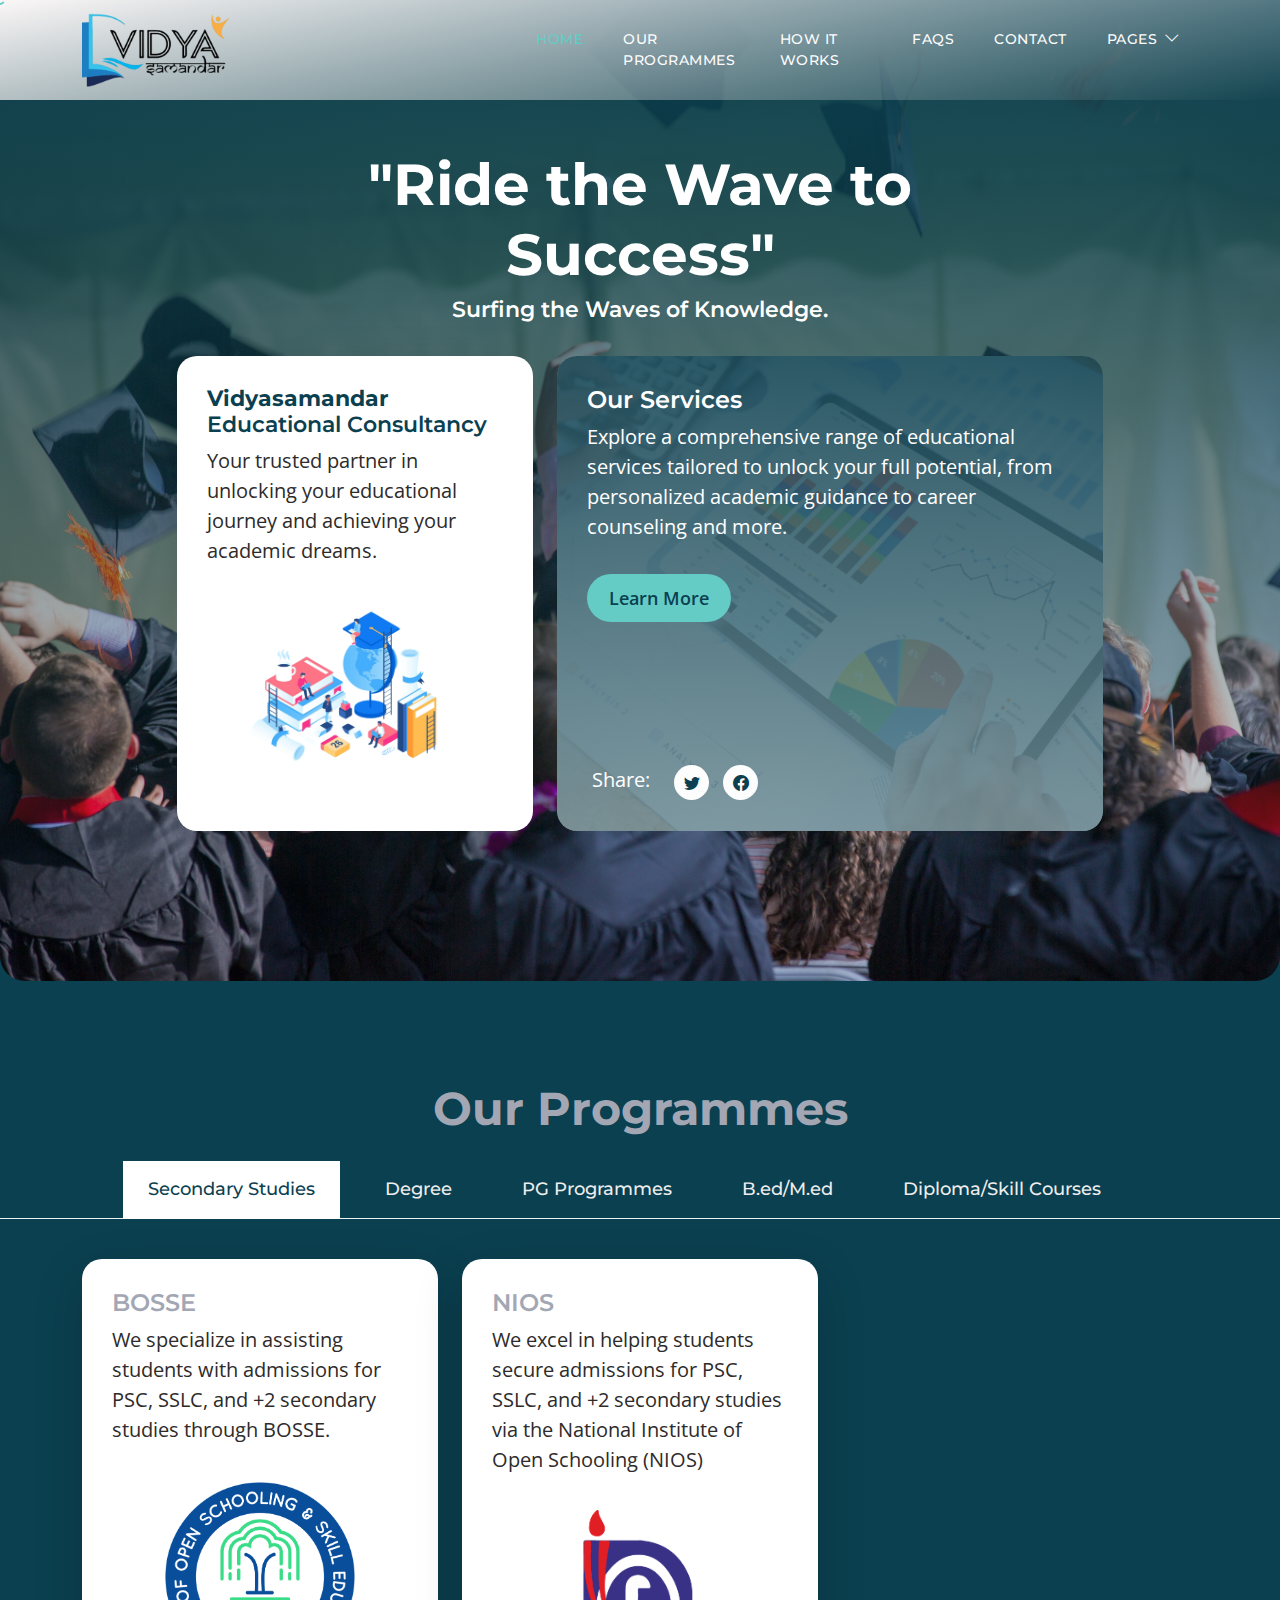
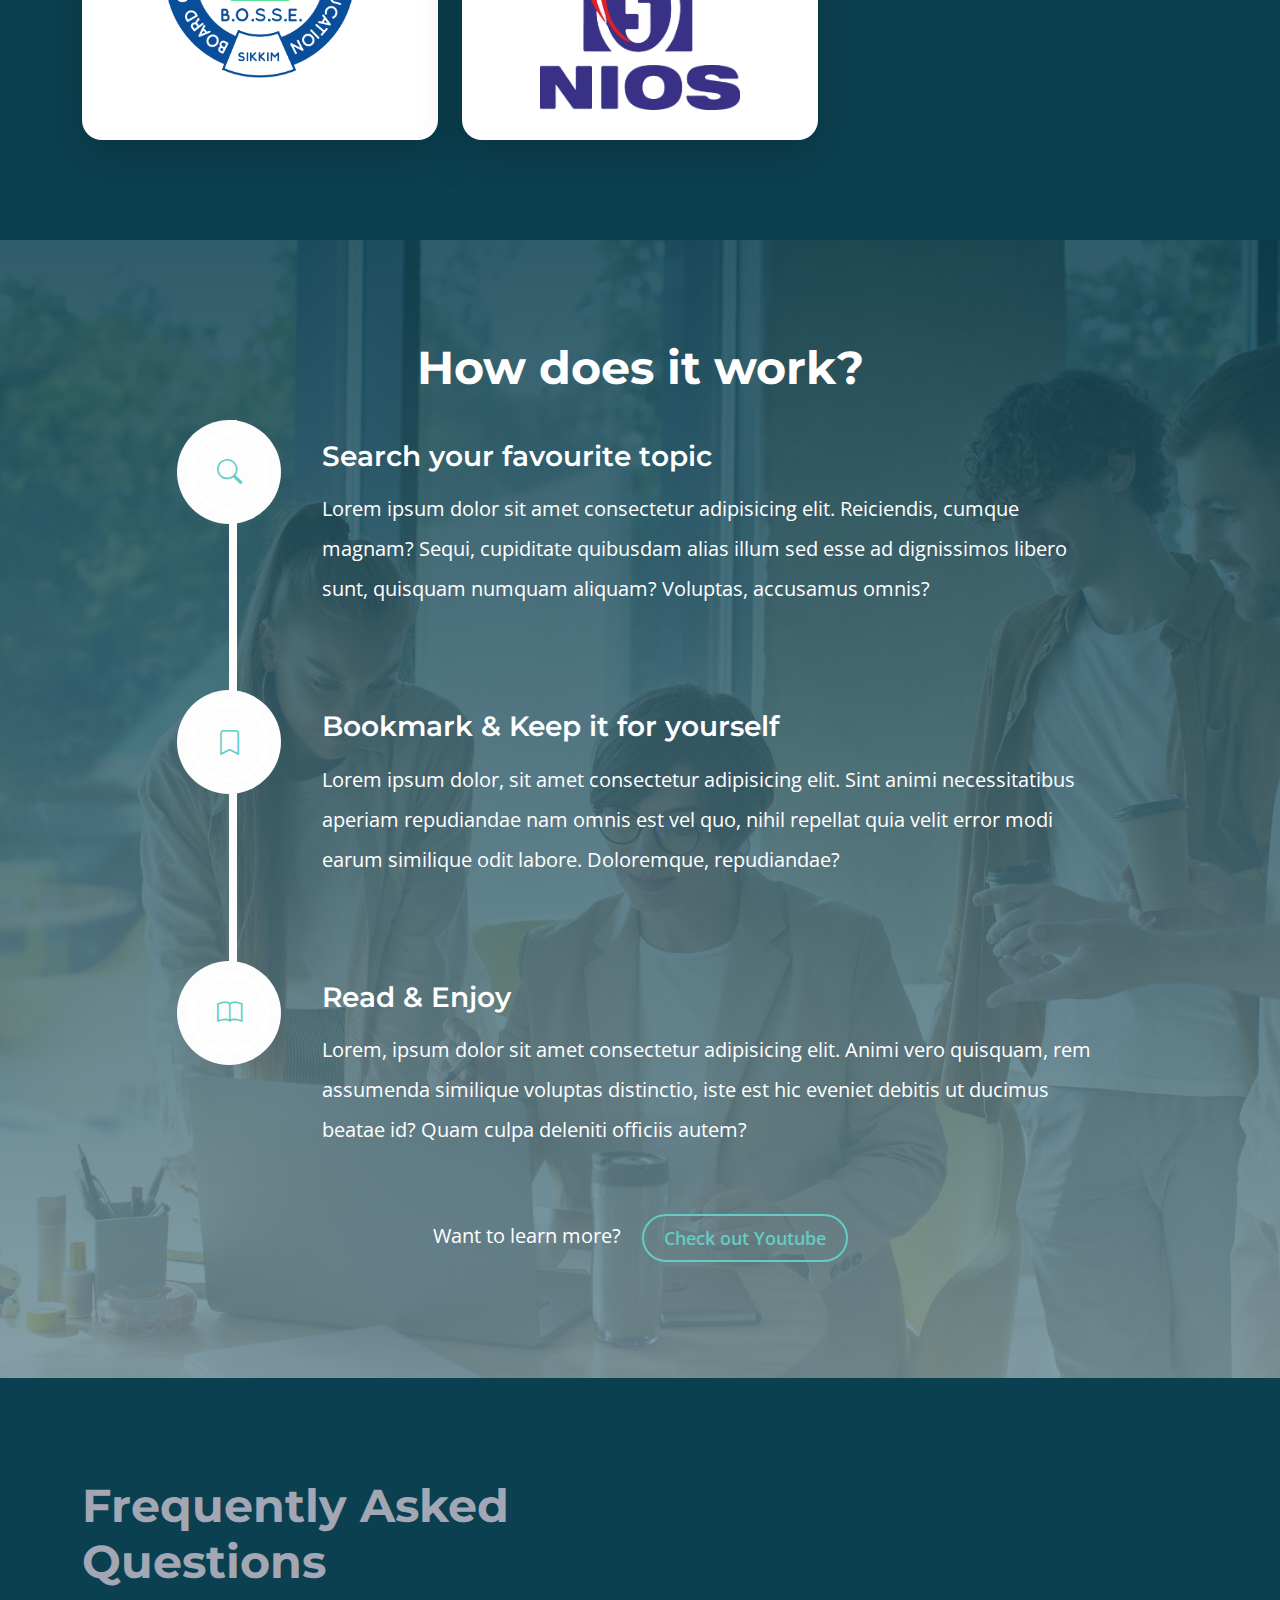
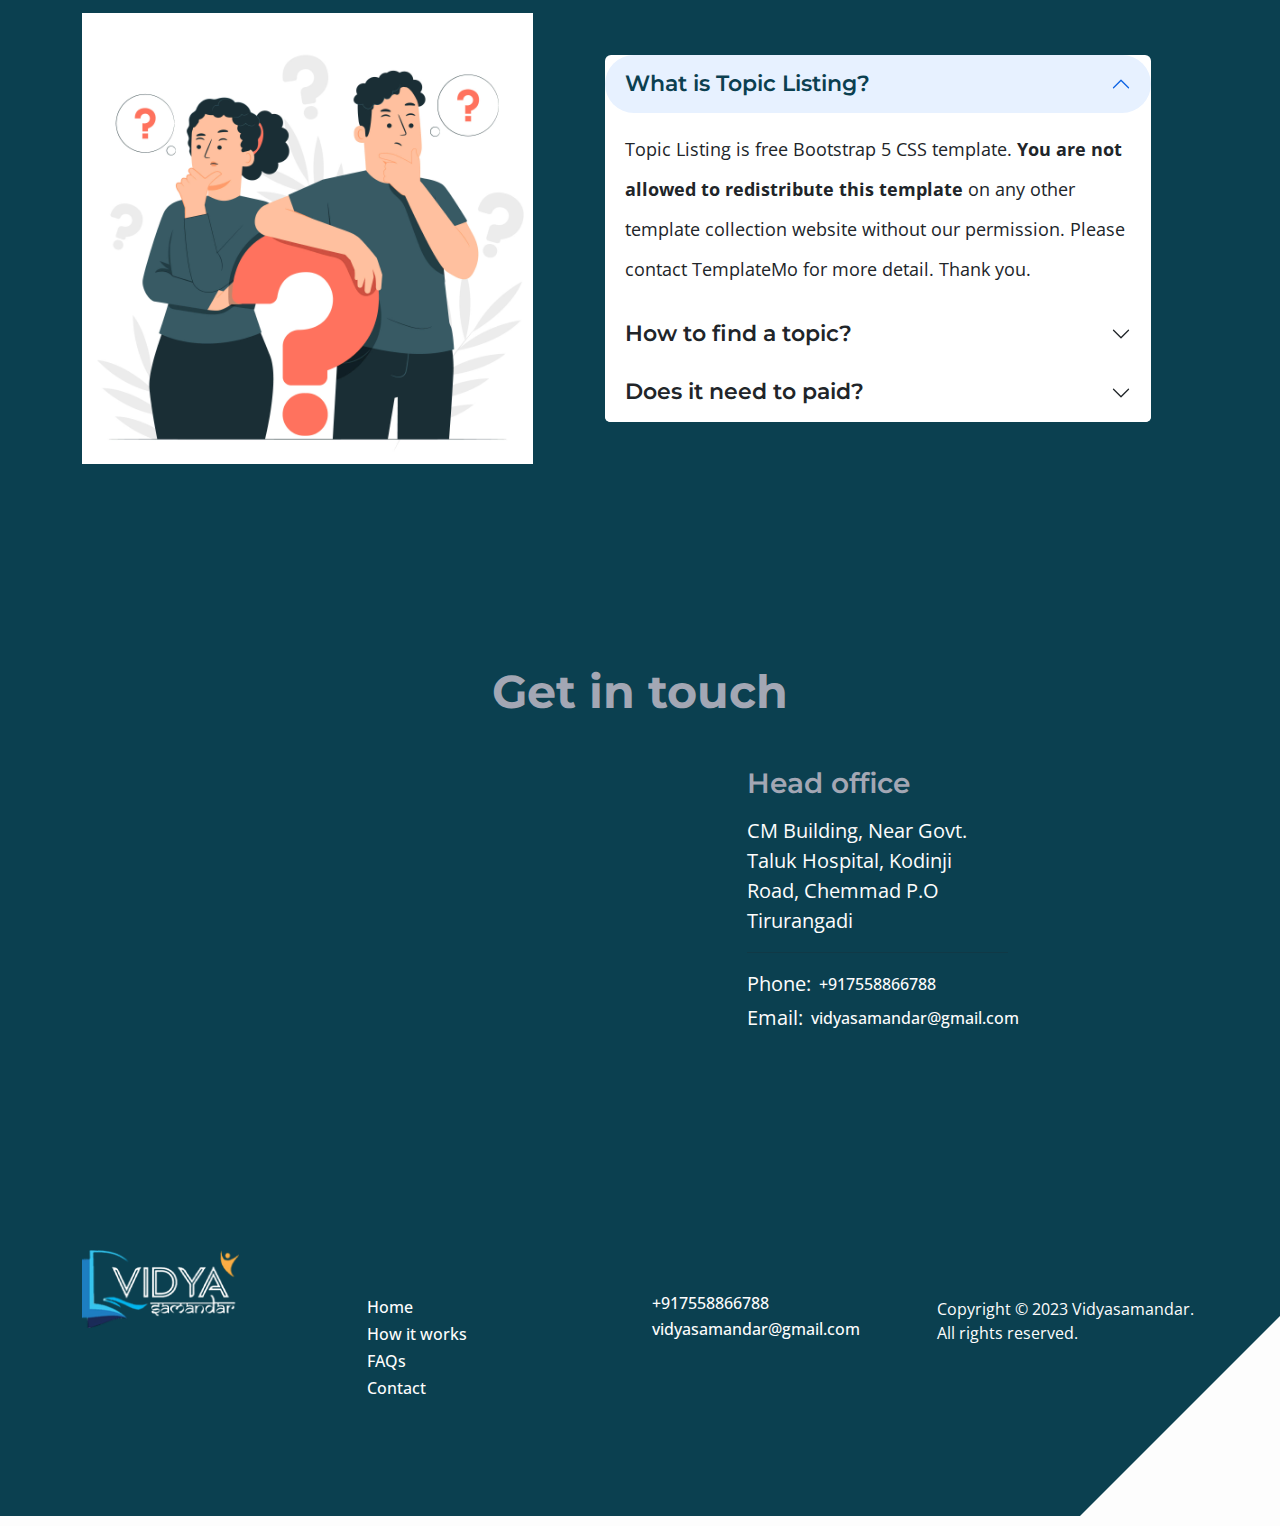
<file: index.html>
<!doctype html>
<html lang="en">
    <head>
        <meta charset="utf-8">
        <meta name="viewport" content="width=device-width, initial-scale=1">

        <meta name="description" content="Vidyasamandar Educational Services & Consultancy: Fostering Knowledge and Expertise for Excellence.">
        <meta name="author" content="">
        <meta name="keywords" content="education consultancy,ignou,pg,guidance,degree,university,online class,distance,career counseling,college admissions, development,educational planning,academic,learning solutions,career planning,educational coaching, ignou admission, 11th admission, nios admission, kv admission, m.ed course, m.ed distance education">
       
      
        <meta itemprop="name" content="Vidyasamandar"/> 
        <meta itemprop="description" content="Vidyasamandar Educational Services & Consultancy: Fostering Knowledge and Expertise for Excellence."/> 
        <meta itemprop="image" content="https://vidyasamandar.com/images/topics/vidya_cover.jpg"> 
       
        <meta name="og:title" content="Vidyasamandar"/> 
        <meta name="og:description" content="Vidyasamandar Educational Services & Consultancy: Fostering Knowledge and Expertise for Excellence."/> 
        <meta name="og:image" content="https://vidyasamandar.com/images/topics/vidya_cover.jpg"> 
        <meta name="og:url" content="https://vidyasamandar.com/"> 
        <meta name="og:sitename" content="Vidyasamandar"> 
        <meta name="og:type" content="website"> 

        <meta name="twitter:title" content="Vidyasamandar"/> 
        <meta name="twitter:image" content="https://vidyasamandar.com/images/topics/vidya_cover.jpg"> 
        <meta name="twitter:url" content="vidyasamandar.com"> 
        <meta name="twitter:card" content="summary_large_card"> 
             
        <title>Vidyasamandar</title>
        <link rel="icon" href="images/topics/logo_square.png" type="image/png"/>
        <link rel="icon" href="images/topics/logo2_32.png" sizes="32x32"/>
        <link rel="icon" href="images/topics/logo2_16.png" sizes="16x16"/>
        <link rel="apple-touch-icon" href="images/topics/logo_no_bg.png"/>
        <link rel="canonical" href="https://vidyasamandar.com/">

        <!-- CSS FILES -->        
        <link rel="preconnect" href="https://fonts.googleapis.com">
        
        <link rel="preconnect" href="https://fonts.gstatic.com" crossorigin>

        <link href="https://fonts.googleapis.com/css2?family=Montserrat:wght@500;600;700&family=Open+Sans&display=swap" rel="stylesheet">
                        
        <link href="css/bootstrap.min.css" rel="stylesheet">

        <link href="css/bootstrap-icons.css" rel="stylesheet">

        <link href="css/templatemo-topic-listing.css" rel="stylesheet">      
<!--

TemplateMo 590 topic listing

https://templatemo.com/tm-590-topic-listing

-->
    </head>
    
    <body id="top">
        <body>
            <div id="cursor-dot"></div>
        </body>
        <main>

            <nav class="navbar navbar-expand-lg">
                <div class="container">
                    <a class="navbar-brand" href="index"> 
                        <img class="logo" src="images/topics/logo_no_bg.png"/>
                    </a>

                    <div class="d-lg-none ms-auto me-4">
                        <a href="#top" class="navbar-icon bi-person smoothscroll"></a>
                    </div>
    
                    <button class="navbar-toggler" type="button" data-bs-toggle="collapse" data-bs-target="#navbarNav" aria-controls="navbarNav" aria-expanded="false" aria-label="Toggle navigation">
                        <span class="navbar-toggler-icon"></span>
                    </button>
    
                    <div class="collapse navbar-collapse" id="navbarNav">
                        <ul class="navbar-nav ms-lg-5 me-lg-auto">
                            <li class="nav-item">
                                <a class="nav-link click-scroll" href="#section_1">Home</a>
                            </li>

                            <li class="nav-item">
                                <a class="nav-link click-scroll" href="#section_2">Our Programmes</a>
                            </li>
    
                            <li class="nav-item">
                                <a class="nav-link click-scroll" href="#section_3">How it works</a>
                            </li>

                            <li class="nav-item">
                                <a class="nav-link click-scroll" href="#section_4">FAQs</a>
                            </li>
    
                            <li class="nav-item">
                                <a class="nav-link click-scroll" href="#section_5">Contact</a>
                            </li>

                            <li class="nav-item dropdown">
                                <a class="nav-link dropdown-toggle" href="#" id="navbarLightDropdownMenuLink" role="button" data-bs-toggle="dropdown" aria-expanded="false">Pages</a>

                                <ul class="dropdown-menu dropdown-menu-light" aria-labelledby="navbarLightDropdownMenuLink">
                                    <li><a class="dropdown-item" href="topics-listing">Topics Listing</a></li>

                                    <li><a class="dropdown-item" href="contact">Contact Form</a></li>
                                </ul>
                            </li>
                        </ul>

                        <!-- <div class="d-none d-lg-block">
                            <a href="#top" class="navbar-icon bi-person smoothscroll"></a>
                        </div> -->
                    </div>
                </div>
            </nav>
            

            <section class="hero-section d-flex justify-content-center align-items-center" id="section_1">
                <div class="container">
                    <div class="row">

                        <div class="col-lg-8 col-12 mx-auto">
                            <h1 class="text-white text-center">"Ride the Wave to Success"</h1>

                            <h6 class="text-center text-white">Surfing the Waves of Knowledge.</h6>

                            <form method="get" class="custom-form mt-4 pt-2 mb-lg-0 mb-5" role="search">
                                <div class="input-group input-group-lg d-none">
                                    <span class="input-group-text bi-search" id="basic-addon1">
                                        
                                    </span>

                                    <input name="keyword" type="search" class="form-control" id="keyword" placeholder="Medical, Business, Education, Management..." aria-label="Search">

                                    <button type="submit" class="form-control">Search</button>
                                </div>
                            </form>
                        </div>

                    </div>
                </div>
                <div class="container featured-section">
                    <div class="row justify-content-center">

                        <div class="col-lg-4 col-12 mb-4 mb-lg-0">
                            <div class="custom-block bg-white shadow-lg">
                                <a href="topics-detail">
                                    <div class="d-flex">
                                        <div>                                           
                                            <h6 class="mb-2"><b>Vidyasamandar</b> Educational Consultancy</h6>

                                            <p class="mb-0">Your trusted partner in unlocking your educational journey and achieving your academic dreams.</p>
                                        </div>

                                        <!-- <span class="badge bg-design rounded-pill ms-auto">14</span> -->
                                    </div>

                                    <img src="images/topics/vidya_img_01.png" class="custom-block-image img-fluid" alt="vidyasamandar">
                                </a>
                            </div>
                        </div>

                        <div class="col-lg-6 col-12">
                            <div class="custom-block custom-block-overlay">
                                <div class="d-flex flex-column h-100">
                                    <img src="images/businesswoman-using-tablet-analysis.jpg" class="custom-block-image img-fluid" alt="vidyasamandar">

                                    <div class="custom-block-overlay-text d-flex">
                                        <div>
                                            <h5 class="text-white mb-2">Our Services</h5>

                                            <p class="text-white">Explore a comprehensive range of educational services tailored to unlock your full potential, from personalized academic guidance to career counseling and more.</p>

                                            <a href="topics-detail" class="btn custom-btn mt-2 mt-lg-3">Learn More</a>
                                        </div>

                                        <!-- <span class="badge bg-finance rounded-pill ms-auto">25</span> -->
                                    </div>

                                    <div class="social-share d-flex">
                                        <p class="text-white me-4">Share:</p>

                                        <ul class="social-icon">
                                            <li class="social-icon-item">
                                                <a href="#" class="social-icon-link bi-twitter"></a>
                                            </li>

                                            <li class="social-icon-item">
                                                <a href="#" class="social-icon-link bi-facebook"></a>
                                            </li>
                                    </div>

                                    <div class="section-overlay"></div>
                                </div>
                            </div>
                        </div>

                    </div>
                </div>
            </section>


            <section class="">
                
            </section>


            <section class="explore-section section-padding" id="section_2">
                <div class="container">

                        <div class="col-12 text-center">
                            <h2 class="mb-4">Our Programmes</h1>
                        </div>

                    </div>
                </div>

                <div class="container-fluid">
                    <div class="row">
                        <ul class="nav nav-tabs" id="myTab" role="tablist">
                            <li class="nav-item" role="presentation">
                                <button class="nav-link active" id="design-tab" data-bs-toggle="tab" data-bs-target="#design-tab-pane" type="button" role="tab" aria-controls="design-tab-pane" aria-selected="true">Secondary Studies</button>
                            </li>

                            <li class="nav-item" role="presentation">
                                <button class="nav-link" id="marketing-tab" data-bs-toggle="tab" data-bs-target="#marketing-tab-pane" type="button" role="tab" aria-controls="marketing-tab-pane" aria-selected="false">Degree</button>
                            </li>

                            <li class="nav-item" role="presentation">
                                <button class="nav-link" id="finance-tab" data-bs-toggle="tab" data-bs-target="#finance-tab-pane" type="button" role="tab" aria-controls="finance-tab-pane" aria-selected="false">PG Programmes</button>
                            </li>

                            <li class="nav-item" role="presentation">
                                <button class="nav-link" id="music-tab" data-bs-toggle="tab" data-bs-target="#music-tab-pane" type="button" role="tab" aria-controls="music-tab-pane" aria-selected="false">B.ed/M.ed</button>
                            </li>

                            <li class="nav-item" role="presentation">
                                <button class="nav-link" id="education-tab" data-bs-toggle="tab" data-bs-target="#education-tab-pane" type="button" role="tab" aria-controls="education-tab-pane" aria-selected="false">Diploma/Skill Courses</button>
                            </li>
                        </ul>
                    </div>
                </div>

                <div class="container">
                    <div class="row">

                        <div class="col-12">
                            <div class="tab-content" id="myTabContent">
                                <div class="tab-pane fade show active" id="design-tab-pane" role="tabpanel" aria-labelledby="design-tab" tabindex="0">
                                    <div class="row">
                                        <div class="col-lg-4 col-md-6 col-12 mb-4 mb-lg-0">
                                            <div class="custom-block bg-white shadow-lg">
                                                <a href="topics-detail">
                                                    <div class="d-flex">
                                                        <div>
                                                            <h5 class="mb-2">BOSSE</h5>

                                                            <p class="mb-0">We specialize in assisting students with admissions for PSC, SSLC, and +2 secondary studies through BOSSE.</p>
                                                        </div>

                                                        <!-- <span class="badge bg-design rounded-pill ms-auto">14</span> -->
                                                    </div>

                                                    <img src="images/topics/logoBOSSE.png" class="custom-block-image img-fluid" alt="vidyasamandar">
                                                </a>
                                            </div>
                                        </div>

                                        <div class="col-lg-4 col-md-6 col-12 mb-4 mb-lg-0">
                                            <div class="custom-block bg-white shadow-lg">
                                                <a href="topics-detail">
                                                    <div class="d-flex">
                                                        <div>
                                                            <h5 class="mb-2">NIOS</h5>

                                                                <p class="mb-0">We excel in helping students secure admissions for PSC, SSLC, and +2 secondary studies via the National Institute of Open Schooling (NIOS)</p>
                                                        </div>

                                                        <!-- <span class="badge bg-design rounded-pill ms-auto">75</span> -->
                                                    </div>

                                                    <img src="images/topics/Nios-Logo.png" class="custom-block-image img-fluid" alt="vidyasamandar">
                                                </a>
                                            </div>
                                        </div>

                                        <!-- At our educational consultancy, we take pride in our expertise and dedication to helping students secure admissions for PSC, SSLC, and +2 secondary studies through the Board of Secondary Education (BOSE). Our team of experienced professionals is committed to providing comprehensive guidance, ensuring that you navigate the admission process smoothly. We understand the significance of these educational milestones and are here to offer personalized support tailored to your specific needs. Trust us to be your partner in achieving your academic goals -->
                                    </div>
                                </div>

                                <div class="tab-pane fade" id="marketing-tab-pane" role="tabpanel" aria-labelledby="marketing-tab" tabindex="0">
                                    <div class="row">
                                            <div class="col-lg-4 col-md-6 col-12 mb-4 mb-lg-3">
                                                <div class="custom-block bg-white shadow-lg">
                                                    <a href="topics-detail">
                                                        <div class="d-flex">
                                                            <div>
                                                                <h5 class="mb-2">Asian International University</h5>

                                                                <p class="mb-0">We excel in assisting students to secure enrollments and access online undergraduate and degree programs at Asian International University, ensuring a premium educational experience</p>
                                                            </div>

                                                        </div>

                                                        <img src="images/topics/A-I-U-logo.png" class="custom-block-image img-fluid" alt="vidyasamandar">
                                                    </a>
                                                </div>
                                            </div>
                                            <div class="col-lg-4 col-md-6 col-12 mb-4 mb-lg-3">
                                                <div class="custom-block bg-white shadow-lg">
                                                    <a href="topics-detail">
                                                        <div class="d-flex">
                                                            <div>
                                                                <h5 class="mb-2">IGNOU</h5>

                                                                <p class="mb-0">We specialize in assisting students in obtaining admissions and accessing online UG and degree courses through IGNOU, ensuring a high-quality educational experience.</p>
                                                            </div>

                                                        </div>

                                                        <img src="images/topics/IGNOU-Emblem.png" class="custom-block-image img-fluid" alt="vidyasamandar">
                                                    </a>
                                                </div>
                                            </div>    
                                            <div class="col-lg-4 col-md-6 col-12 mb-4 mb-lg-3">
                                                <div class="custom-block bg-white shadow-lg">
                                                    <a href="topics-detail">
                                                        <div class="d-flex">
                                                            <div>
                                                                <h5 class="mb-2">Suresh Gyan Vihar University</h5>

                                                                <p class="mb-0">We specialize in helping students secure admissions and access online UG and degree programs at Suresh Gyan Vihar University, guaranteeing a top-tier educational journey.</p>
                                                            </div>

                                                        </div>

                                                        <img src="images/topics/SGVU-logo.png" class="custom-block-image img-fluid" alt="vidyasamandar">

                                                    </a>
                                                </div>
                                            </div>

                                        </div>
                                    </div>

                                    <div class="tab-pane fade" id="finance-tab-pane" role="tabpanel" aria-labelledby="finance-tab" tabindex="0">   <div class="row">
                                        <div class="col-lg-4 col-md-6 col-12 mb-4 mb-lg-3">
                                            <div class="custom-block bg-white shadow-lg">
                                                <a href="topics-detail">
                                                    <div class="d-flex">
                                                        <div>
                                                            <h5 class="mb-2">IGNOU</h5>

                                                            <p class="mb-0">We excel in aiding students to secure enrollments and access online postgraduate courses at IGNOU, ensuring a top-notch educational journey</p>
                                                        </div>

                                                    </div>

                                                    <img src="images/topics/IGNOU-Emblem.png" class="custom-block-image img-fluid" alt="vidyasamandar">
                                                </a>
                                            </div>
                                        </div>
                                        <div class="col-lg-4 col-md-6 col-12 mb-4 mb-lg-3">
                                            <div class="custom-block bg-white shadow-lg">
                                                <a href="topics-detail">
                                                    <div class="d-flex">
                                                        <div>
                                                            <h5 class="mb-2">Suresh Gyan Vihar University</h5>

                                                            <p class="mb-0">At Suresh Gyan Vihar University, we excel in guiding students to secure enrollments and access online postgraduate courses, ensuring a high-quality educational experience.</p>
                                                        </div>

                                                    </div>

                                                    <img src="images/topics/SGVU-logo.png" class="custom-block-image img-fluid" alt="vidyasamandar">
                                                </a>
                                            </div>
                                        </div>
                                        <div class="col-lg-4 col-md-6 col-12 mb-4 mb-lg-3">
                                            <div class="custom-block bg-white shadow-lg">
                                                <a href="topics-detail">
                                                    <div class="d-flex">
                                                        <div>
                                                            <h5 class="mb-2">Asian International University</h5>

                                                            <p class="mb-0">At Asian International University, we excel in aiding students to secure enrollments and access online postgraduate courses, ensuring a high-quality education</p>
                                                        </div>

                                                    </div>

                                                    <img src="images/topics/A-I-U-logo.png" class="custom-block-image img-fluid" alt="vidyasamandar">
                                                </a>
                                            </div>
                                        </div>
                                    </div>
                                </div>

                                <div class="tab-pane fade" id="music-tab-pane" role="tabpanel" aria-labelledby="music-tab" tabindex="0">
                                    <div class="row">
                                        <div class="col-lg-4 col-md-6 col-12 mb-4 mb-lg-3">
                                            <div class="custom-block bg-white shadow-lg">
                                                <a href="topics-detail">
                                                    <div class="d-flex">
                                                        <div>
                                                            <h5 class="mb-2">B.ed</h5>

                                                            <p class="mb-0">We extend our services in facilitating B.Ed. admissions and offering expert guidance through TNTEU, ensuring a smooth and well-informed educational experience for students</p>
                                                        </div>

                                                    </div>

                                                    <img src="images/topics/TNTEU-logo.png" class="custom-block-image img-fluid" alt="vidyasamandar">
                                                </a>
                                            </div>
                                        </div>

                                        <div class="col-lg-4 col-md-6 col-12 mb-4 mb-lg-3">
                                            <div class="custom-block bg-white shadow-lg">
                                                <a href="topics-detail">
                                                    <div class="d-flex">
                                                        <div>
                                                            <h5 class="mb-2">M.ed</h5>

                                                            <p class="mb-0">TNTEU is your trusted partner for M.Ed. admissions and expert guidance, ensuring a seamless and well-informed educational experience for students</p>
                                                        </div>

                                                    </div>

                                                    <img src="images/topics/TNTEU-logo.png" class="custom-block-image img-fluid" alt="vidyasamandar">
                                                </a>
                                            </div>
                                        </div>
                                    </div>
                                </div>

                                <div class="tab-pane fade" id="education-tab-pane" role="tabpanel" aria-labelledby="education-tab" tabindex="0">
                                    <div class="row">
                                        <div class="col-lg-6 col-md-6 col-12 mb-4 mb-lg-3">
                                            <div class="custom-block bg-white shadow-lg">
                                                <a href="topics-detail">
                                                    <div class="d-flex">
                                                        <div>
                                                            <h5 class="mb-2">Graduation</h5>

                                                            <p class="mb-0">Lorem Ipsum dolor sit amet consectetur</p>
                                                        </div>

                                                        <span class="badge bg-education rounded-pill ms-auto">80</span>
                                                    </div>

                                                    <img src="images/topics/undraw_Graduation_re_gthn.png" class="custom-block-image img-fluid" alt="vidyasamandar">
                                                </a>
                                            </div>
                                        </div>

                                        <div class="col-lg-6 col-md-6 col-12">
                                            <div class="custom-block bg-white shadow-lg">
                                                <a href="topics-detail">
                                                    <div class="d-flex">
                                                        <div>
                                                            <h5 class="mb-2">Educator</h5>

                                                            <p class="mb-0">Lorem Ipsum dolor sit amet consectetur</p>
                                                        </div>

                                                        <span class="badge bg-education rounded-pill ms-auto">75</span>
                                                    </div>

                                                    <img src="images/topics/undraw_Educator_re_ju47.png" class="custom-block-image img-fluid" alt="vidyasamandar">
                                                </a>
                                            </div>
                                        </div>
                                    </div>
                                </div>
                            </div>

                    </div>
                </div>
            </section>


            <section class="timeline-section section-padding" id="section_3">
                <div class="section-overlay"></div>

                <div class="container">
                    <div class="row">

                        <div class="col-12 text-center">
                            <h2 class="text-white mb-4">How does it work?</h1>
                        </div>

                        <div class="col-lg-10 col-12 mx-auto">
                            <div class="timeline-container">
                                <ul class="vertical-scrollable-timeline" id="vertical-scrollable-timeline">
                                    <div class="list-progress">
                                        <div class="inner"></div>
                                    </div>

                                    <li>
                                        <h4 class="text-white mb-3">Search your favourite topic</h4>

                                        <p class="text-white">Lorem ipsum dolor sit amet consectetur adipisicing elit. Reiciendis, cumque magnam? Sequi, cupiditate quibusdam alias illum sed esse ad dignissimos libero sunt, quisquam numquam aliquam? Voluptas, accusamus omnis?</p>

                                        <div class="icon-holder">
                                          <i class="bi-search"></i>
                                        </div>
                                    </li>
                                    
                                    <li>
                                        <h4 class="text-white mb-3">Bookmark &amp; Keep it for yourself</h4>

                                        <p class="text-white">Lorem ipsum dolor, sit amet consectetur adipisicing elit. Sint animi necessitatibus aperiam repudiandae nam omnis est vel quo, nihil repellat quia velit error modi earum similique odit labore. Doloremque, repudiandae?</p>

                                        <div class="icon-holder">
                                          <i class="bi-bookmark"></i>
                                        </div>
                                    </li>

                                    <li>
                                        <h4 class="text-white mb-3">Read &amp; Enjoy</h4>

                                        <p class="text-white">Lorem, ipsum dolor sit amet consectetur adipisicing elit. Animi vero quisquam, rem assumenda similique voluptas distinctio, iste est hic eveniet debitis ut ducimus beatae id? Quam culpa deleniti officiis autem?</p>

                                        <div class="icon-holder">
                                          <i class="bi-book"></i>
                                        </div>
                                    </li>
                                </ul>
                            </div>
                        </div>

                        <div class="col-12 text-center mt-5">
                            <p class="text-white">
                                Want to learn more?
                                <a href="#" class="btn custom-btn custom-border-btn ms-3">Check out Youtube</a>
                            </p>
                        </div>
                    </div>
                </div>
            </section>


            <section class="faq-section section-padding" id="section_4">
                <div class="container">
                    <div class="row">

                        <div class="col-lg-6 col-12">
                            <h2 class="mb-4">Frequently Asked Questions</h2>
                        </div>

                        <div class="clearfix"></div>

                        <div class="col-lg-5 col-12">
                            <img src="images/faq_graphic.jpg" class="img-fluid" alt="FAQs">
                        </div>

                        <div class="col-lg-6 col-12 m-auto">
                            <div class="accordion" id="accordionExample">
                                <div class="accordion-item">
                                    <h2 class="accordion-header" id="headingOne">
                                        <button class="accordion-button" type="button" data-bs-toggle="collapse" data-bs-target="#collapseOne" aria-expanded="true" aria-controls="collapseOne">
                                        What is Topic Listing?
                                        </button>
                                    </h2>

                                    <div id="collapseOne" class="accordion-collapse collapse show" aria-labelledby="headingOne" data-bs-parent="#accordionExample">
                                        <div class="accordion-body">
                                            Topic Listing is free Bootstrap 5 CSS template. <strong>You are not allowed to redistribute this template</strong> on any other template collection website without our permission. Please contact TemplateMo for more detail. Thank you.
                                        </div>
                                    </div>
                                </div>

                                <div class="accordion-item">
                                    <h2 class="accordion-header" id="headingTwo">
                                        <button class="accordion-button collapsed" type="button" data-bs-toggle="collapse" data-bs-target="#collapseTwo" aria-expanded="false" aria-controls="collapseTwo">
                                        How to find a topic?
                                    </button>
                                    </h2>

                                    <div id="collapseTwo" class="accordion-collapse collapse" aria-labelledby="headingTwo" data-bs-parent="#accordionExample">
                                        <div class="accordion-body">
                                            You can search on Google with <strong>keywords</strong> such as templatemo portfolio, templatemo one-page layouts, photography, digital marketing, etc.
                                        </div>
                                    </div>
                                </div>

                                <div class="accordion-item">
                                    <h2 class="accordion-header" id="headingThree">
                                        <button class="accordion-button collapsed" type="button" data-bs-toggle="collapse" data-bs-target="#collapseThree" aria-expanded="false" aria-controls="collapseThree">
                                        Does it need to paid?
                                    </button>
                                    </h2>

                                    <div id="collapseThree" class="accordion-collapse collapse" aria-labelledby="headingThree" data-bs-parent="#accordionExample">
                                        <div class="accordion-body">
                                            You can modify any of this with custom CSS or overriding our default variables. It's also worth noting that just about any HTML can go within the <code>.accordion-body</code>, though the transition does limit overflow.
                                        </div>
                                    </div>
                                </div>
                            </div>
                        </div>

                    </div>
                </div>
            </section>


            <section class="contact-section section-padding section-bg" id="section_5">
                <div class="container">
                    <div class="row">

                        <div class="col-lg-12 col-12 text-center">
                            <h2 class="mb-5">Get in touch</h2>
                        </div>

                        <div class="col-lg-5 col-12 mb-4 mb-lg-0">
                            <iframe class="google-map" src="https://www.google.com/maps/embed?pb=!1m18!1m12!1m3!1d15663.92245396159!2d75.90150971738281!3d11.040080200000007!2m3!1f0!2f0!3f0!3m2!1i1024!2i768!4f13.1!3m3!1m2!1s0x3ba64d4ead3e56d5%3A0x5aa35a18eebf436e!2sParis%20Laptops!5e0!3m2!1sen!2sin!4v1695355563161!5m2!1sen!2sin" style="border:0;" allowfullscreen="" loading="lazy" referrerpolicy="no-referrer-when-downgrade" width="100%" height="250" style="border:0;" allowfullscreen="" loading="lazy" referrerpolicy="no-referrer-when-downgrade"></iframe>
                        </div>

                        <!-- <div class="col-lg-3 col-md-6 col-12 mb-3 mb-lg- mb-md-0 ms-auto">
                            <h4 class="mb-3">Head office</h4>

                            <p>Bay St &amp;, Larkin St, San Francisco, CA 94109, United States</p>

                            <hr>

                            <p class="d-flex align-items-center mb-1">
                                <span class="me-2">Phone</span>

                                <a href="tel: 305-240-9671" class="site-footer-link">
                                    305-240-9671
                                </a>
                            </p>

                            <p class="d-flex align-items-center">
                                <span class="me-2">Email</span>

                                <a href="mailto:info@company.com" class="site-footer-link">
                                    info@company.com
                                </a>
                            </p>
                        </div> -->

                        <div class="col-lg-3 col-md-6 col-12 mx-auto">
                            <h4 class="mb-3">Head office</h4>

                            <p>CM Building, Near Govt. Taluk Hospital, Kodinji Road, Chemmad P.O Tirurangadi</p>

                            <hr>

                            <p class="d-flex align-items-center mb-1">
                                <span class="me-2">Phone:</span>

                                <a href="tel: 110-220-3400" class="site-footer-link">
                                    +917558866788
                                </a>
                            </p>

                            <p class="d-flex align-items-center">
                                <span class="me-2">Email:</span>

                                <a href="mailto:vidyasamandar@gmail.com" class="site-footer-link">
                                    vidyasamandar@gmail.com
                                </a>
                            </p>
                        </div>

                    </div>
                </div>
            </section>
        </main>

<footer class="site-footer section-padding">
            <div class="container">
                <div class="row">

                    <div class="col-lg-3 col-12 mb-4 pb-2">
                        <a class="navbar-brand mb-2" href="index">
                            <img class="logo-60" src="images/topics/logo_no_bg_wh.png"/>
                        </a>
                    </div>

                    <div class="col-lg-3 col-md-4 col-6">
                        <h6 class="site-footer-title mb-3">Resources</h6>

                        <ul class="site-footer-links">
                            <li class="site-footer-link-item">
                                <a href="#" class="site-footer-link">Home</a>
                            </li>

                            <li class="site-footer-link-item">
                                <a href="#" class="site-footer-link">How it works</a>
                            </li>

                            <li class="site-footer-link-item">
                                <a href="#" class="site-footer-link">FAQs</a>
                            </li>

                            <li class="site-footer-link-item">
                                <a href="#" class="site-footer-link">Contact</a>
                            </li>
                        </ul>
                    </div>

                    <div class="col-lg-3 col-md-4 col-6 mb-4 mb-lg-0">
                        <h6 class="site-footer-title mb-3">Information</h6>

                        <p class="text-white d-flex mb-1">
                            <a href="tel: +917558866788" class="site-footer-link">
                                +917558866788
                            </a>
                        </p>

                        <p class="text-white d-flex">
                            <a href="mailto:vidyasamandar@gmail.com" class="site-footer-link">
                                vidyasamandar@gmail.com
                            </a>
                        </p>
                    </div>

                    <div class="col-lg-3 col-md-4 col-12 mt-4 mt-lg-0 ms-auto">
                        <!-- <div class="dropdown">
                            <button class="btn btn-secondary dropdown-toggle" type="button" data-bs-toggle="dropdown" aria-expanded="false">
                            English</button>

                            <ul class="dropdown-menu">
                                <li><button class="dropdown-item" type="button">Thai</button></li>

                                <li><button class="dropdown-item" type="button">Myanmar</button></li>

                                <li><button class="dropdown-item" type="button">Arabic</button></li>
                            </ul>
                        </div> -->

                        <p class="copyright-text mt-lg-5 mt-4">Copyright © 2023 Vidyasamandar. All rights reserved.
                           
                    </div>

                </div>
            </div>
        </footer>


        <!-- JAVASCRIPT FILES -->
        <script src="js/jquery.min.js"></script>
        <script src="js/bootstrap.bundle.min.js"></script>
        <script src="js/jquery.sticky.js"></script>
        <script src="js/click-scroll.js"></script>
        <script src="js/custom.js"></script>

    </body>
</html>
</file>
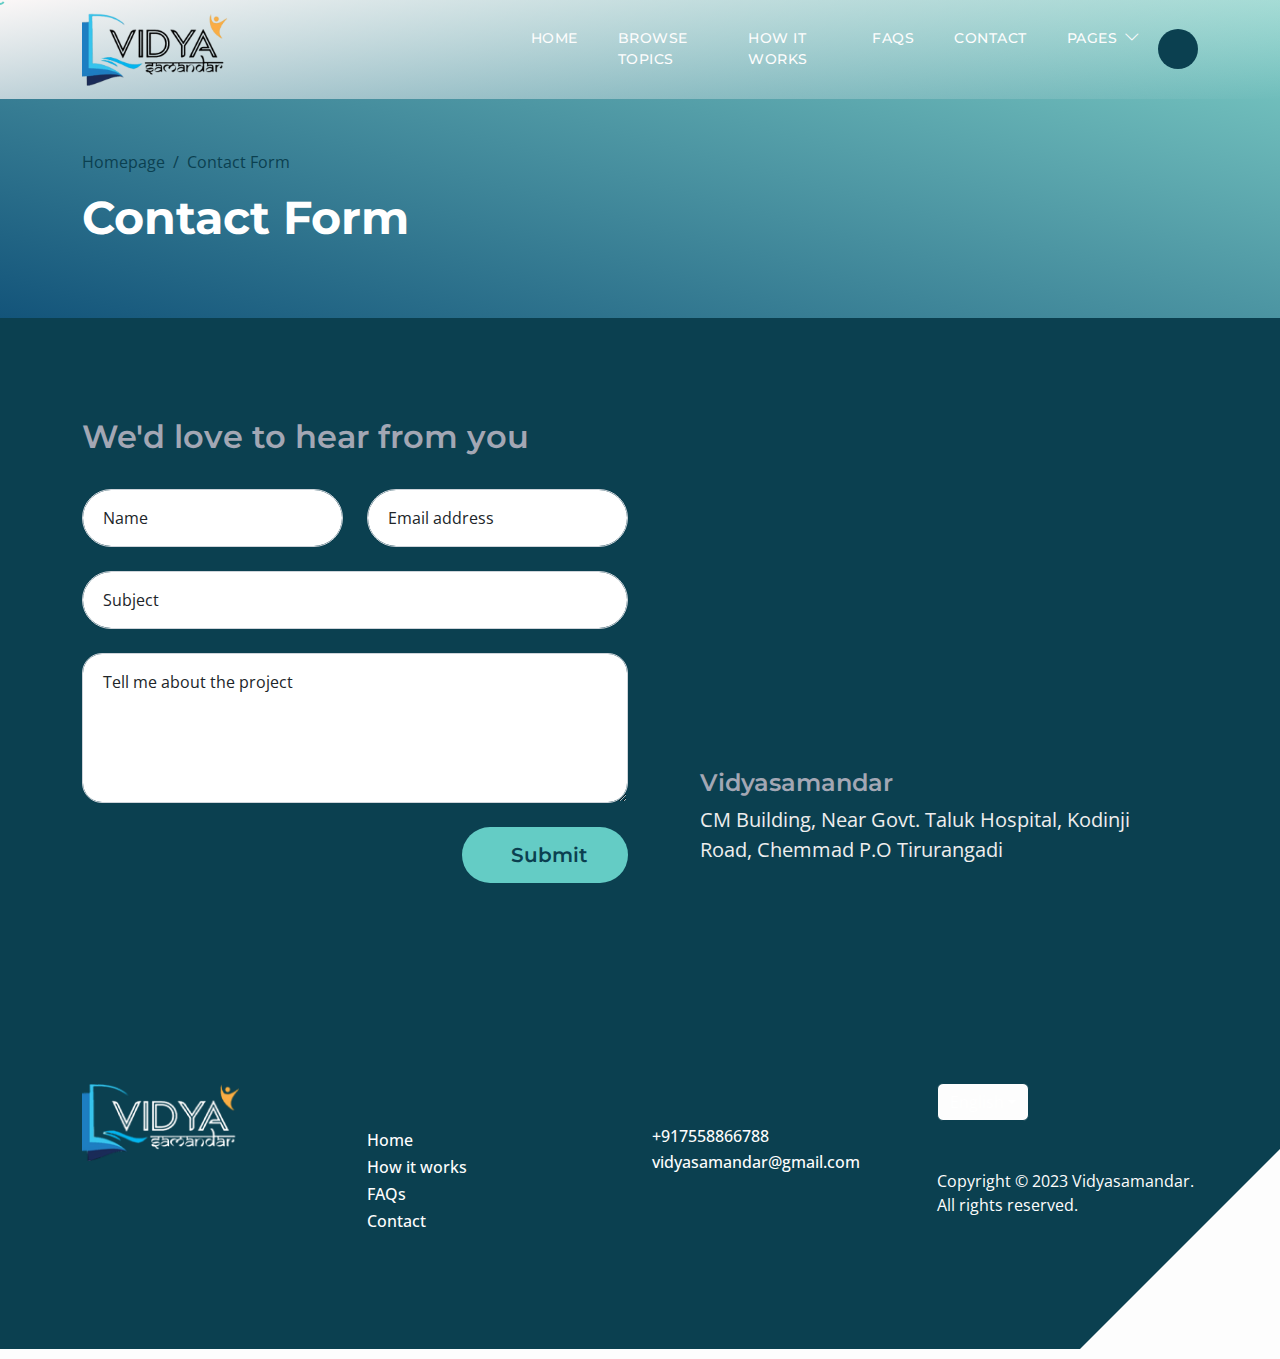
<file: contact.html>
<!doctype html>
<html lang="en">
    <head>
        <meta charset="utf-8">
        <meta name="viewport" content="width=device-width, initial-scale=1">

        <meta name="description" content="Vidyasamandar Educational Services & Consultancy: Fostering Knowledge and Expertise for Excellence.">
        <meta name="author" content="">
        <meta name="keywords" content="education consultancy,m.ed,b.ed,ignou,llb,ba,mam.com,msc,bsc,pg,post grduate,guidance,degree,university,online class,distance,psc,mba,educational guidance,career counseling,college admissions consulting,study abroad advisory,academic coaching,student success services, development,educational planning,academic support,test preparation,admission,giudance,school placement,educational assessment,learning solutions,higher education consulting,education strategy,academic advising,skill development,career planning,educational coaching">
       
        <meta itemprop="name" content="Vidyasamandar"/> 
        <meta itemprop="description" content="Vidyasamandar Educational Services & Consultancy: Fostering Knowledge and Expertise for Excellence."/> 
        <meta itemprop="image" content="https://vidyasamandar.com/images/topics/vidya_cover.jpg"> 
       
        <meta name="og:title" content="Vidyasamandar"/> 
        <meta name="og:description" content="Vidyasamandar Educational Services & Consultancy: Fostering Knowledge and Expertise for Excellence."/> 
        <meta name="og:image" content="https://vidyasamandar.com/images/topics/vidya_cover.jpg"> 
        <meta name="og:url" content="https://vidyasamandar.com/"> 
        <meta name="og:sitename" content="Vidyasamandar"> 
        <meta name="og:type" content="website"> 

        <meta name="twitter:title" content="Vidyasamandar"/> 
        <meta name="twitter:image" content="https://vidyasamandar.com/images/topics/vidya_cover.jpg"> 
        <meta name="twitter:url" content="vidyasamandar.com"> 
        <meta name="twitter:card" content="summary_large_card"> 
             
        <title>Contact Us</title>
        <link rel="icon" href="images/topics/logo_square.png" type="image/png"/>
        <link rel="icon" href="images/topics/logo2_32.png" sizes="32x32"/>
        <link rel="icon" href="images/topics/logo2_16.png" sizes="16x16"/>
        <link rel="apple-touch-icon" href="images/topics/logo_no_bg.png"/>
        <link rel="canonical" href="https://vidyasamandar.com/">

        <!-- CSS FILES -->        
        <link rel="preconnect" href="https://fonts.googleapis.com">
        
        <link rel="preconnect" href="https://fonts.gstatic.com" crossorigin>

        <link href="https://fonts.googleapis.com/css2?family=Montserrat:wght@500;600;700&family=Open+Sans&display=swap" rel="stylesheet">
                        
        <link href="css/bootstrap.min.css" rel="stylesheet">

        <link href="css/bootstrap-icons.css" rel="stylesheet">

        <link href="css/templatemo-topic-listing.css" rel="stylesheet">      
<!--

TemplateMo 590 topic listing

https://templatemo.com/tm-590-topic-listing

-->
    </head>
    
    <body class="topics-listing-page" id="top">
        <div id="cursor-dot"></div>
        <main>

            <nav class="navbar navbar-expand-lg">
                <div class="container">
                    <a class="navbar-brand" href="index"> 
                        <img class="logo" src="images/topics/logo_no_bg.png"/>
                    </a>

                    <div class="d-lg-none ms-auto me-4">
                        <a href="#top" class="navbar-icon bi-person smoothscroll"></a>
                    </div>
    
                    <button class="navbar-toggler" type="button" data-bs-toggle="collapse" data-bs-target="#navbarNav" aria-controls="navbarNav" aria-expanded="false" aria-label="Toggle navigation">
                        <span class="navbar-toggler-icon"></span>
                    </button>
    
                    <div class="collapse navbar-collapse" id="navbarNav">
                        <ul class="navbar-nav ms-lg-5 me-lg-auto">
                            <li class="nav-item">
                                <a class="nav-link click-scroll" href="index#section_1">Home</a>
                            </li>

                            <li class="nav-item">
                                <a class="nav-link click-scroll" href="index#section_2">Browse Topics</a>
                            </li>
    
                            <li class="nav-item">
                                <a class="nav-link click-scroll" href="index#section_3">How it works</a>
                            </li>

                            <li class="nav-item">
                                <a class="nav-link click-scroll" href="index#section_4">FAQs</a>
                            </li>
    
                            <li class="nav-item">
                                <a class="nav-link click-scroll" href="index#section_5">Contact</a>
                            </li>

                            <li class="nav-item dropdown">
                                <a class="nav-link dropdown-toggle" href="#section_5" id="navbarLightDropdownMenuLink" role="button" data-bs-toggle="dropdown" aria-expanded="false">Pages</a>

                                <ul class="dropdown-menu dropdown-menu-light" aria-labelledby="navbarLightDropdownMenuLink">
                                    <li><a class="dropdown-item" href="topics-listing">Topics Listing</a></li>

                                    <li><a class="dropdown-item active" href="contact">Contact Form</a></li>
                                </ul>
                            </li>
                        </ul>

                        <div class="d-none d-lg-block">
                            <a href="#top" class="navbar-icon bi-person smoothscroll"></a>
                        </div>
                    </div>
                </div>
            </nav>


            <header class="site-header d-flex flex-column justify-content-center align-items-center">
                <div class="container">
                    <div class="row align-items-center">

                        <div class="col-lg-5 col-12">
                            <nav aria-label="breadcrumb">
                                <ol class="breadcrumb">
                                    <li class="breadcrumb-item"><a href="index">Homepage</a></li>

                                    <li class="breadcrumb-item active" aria-current="page">Contact Form</li>
                                </ol>
                            </nav>

                            <h2 class="text-white">Contact Form</h2>
                        </div>

                    </div>
                </div>
            </header>


            <section class="section-padding section-bg">
                <div class="container">
                    <div class="row">

                        <div class="col-lg-12 col-12">
                            <h3 class="mb-4 pb-2">We'd love to hear from you</h3>
                        </div>

                        <div class="col-lg-6 col-12">
                            <form action="#" method="post" class="custom-form contact-form" role="form">
                                <div class="row">
                                    <div class="col-lg-6 col-md-6 col-12">
                                        <div class="form-floating">
                                            <input type="text" name="name" id="name" class="form-control" placeholder="Name" required="">
                                            
                                            <label for="floatingInput">Name</label>
                                        </div>
                                    </div>

                                    <div class="col-lg-6 col-md-6 col-12"> 
                                        <div class="form-floating">
                                            <input type="email" name="email" id="email" pattern="[^ @]*@[^ @]*" class="form-control" placeholder="Email address" required="">
                                            
                                            <label for="floatingInput">Email address</label>
                                        </div>
                                    </div>

                                    <div class="col-lg-12 col-12">
                                        <div class="form-floating">
                                            <input type="text" name="subject" id="name" class="form-control" placeholder="Name" required="">
                                            
                                            <label for="floatingInput">Subject</label>
                                        </div>

                                        <div class="form-floating">
                                            <textarea class="form-control" id="message" name="message" placeholder="Tell me about the project"></textarea>
                                            
                                            <label for="floatingTextarea">Tell me about the project</label>
                                        </div>
                                    </div>

                                    <div class="col-lg-4 col-12 ms-auto">
                                        <button type="submit" class="form-control">Submit</button>
                                    </div>

                                </div>
                            </form>
                        </div>

                        <div class="col-lg-5 col-12 mx-auto mt-5 mt-lg-0">
                            <iframe class="google-map" src="https://www.google.com/maps/embed?pb=!1m18!1m12!1m3!1d15663.92245396159!2d75.90150971738281!3d11.040080200000007!2m3!1f0!2f0!3f0!3m2!1i1024!2i768!4f13.1!3m3!1m2!1s0x3ba64d4ead3e56d5%3A0x5aa35a18eebf436e!2sParis%20Laptops!5e0!3m2!1sen!2sin!4v1695355563161!5m2!1sen!2sin" width="100%" height="250" style="border:0;" allowfullscreen="" loading="lazy" referrerpolicy="no-referrer-when-downgrade"></iframe>

                            <h5 class="mt-4 mb-2">Vidyasamandar</h5>

                            <p class="p_dark">CM Building, Near Govt. Taluk Hospital, Kodinji Road, Chemmad P.O Tirurangadi</p>
                        </div>
                    </div>
                </div>
            </section>
        </main>

        <footer class="site-footer section-padding">
            <div class="container">
                <div class="row">

                    <div class="col-lg-3 col-12 mb-4 pb-2">
                        <a class="navbar-brand mb-2" href="index">
                            <img class="logo-60" src="images/topics/logo_no_bg_wh.png"/>
                        </a>
                    </div>

                    <div class="col-lg-3 col-md-4 col-6">
                        <h6 class="site-footer-title mb-3">Resources</h6>

                        <ul class="site-footer-links">
                            <li class="site-footer-link-item">
                                <a href="#" class="site-footer-link">Home</a>
                            </li>

                            <li class="site-footer-link-item">
                                <a href="#" class="site-footer-link">How it works</a>
                            </li>

                            <li class="site-footer-link-item">
                                <a href="#" class="site-footer-link">FAQs</a>
                            </li>

                            <li class="site-footer-link-item">
                                <a href="#" class="site-footer-link">Contact</a>
                            </li>
                        </ul>
                    </div>

                    <div class="col-lg-3 col-md-4 col-6 mb-4 mb-lg-0">
                        <h6 class="site-footer-title mb-3">Information</h6>

                        <p class="text-white d-flex mb-1">
                            <a href="tel: +917558866788" class="site-footer-link">
                                +917558866788
                            </a>
                        </p>

                        <p class="text-white d-flex">
                            <a href="mailto:vidyasamandar@gmail.com" class="site-footer-link">
                                vidyasamandar@gmail.com
                            </a>
                        </p>
                    </div>

                    <div class="col-lg-3 col-md-4 col-12 mt-4 mt-lg-0 ms-auto">
                        <div class="dropdown">
                            <button class="btn btn-secondary dropdown-toggle" type="button" data-bs-toggle="dropdown" aria-expanded="false">
                            English</button>

                            <ul class="dropdown-menu">
                                <li><button class="dropdown-item" type="button">Thai</button></li>

                                <li><button class="dropdown-item" type="button">Myanmar</button></li>

                                <li><button class="dropdown-item" type="button">Arabic</button></li>
                            </ul>
                        </div>

                        <p class="copyright-text mt-lg-5 mt-4">Copyright © 2023 Vidyasamandar. All rights reserved.
                        
                    </div>

                </div>
            </div>
        </footer>

        <!-- JAVASCRIPT FILES -->
        <script src="js/jquery.min.js"></script>
        <script src="js/bootstrap.bundle.min.js"></script>
        <script src="js/jquery.sticky.js"></script>
        <script src="js/custom.js"></script>

    </body>
</html>
</file>
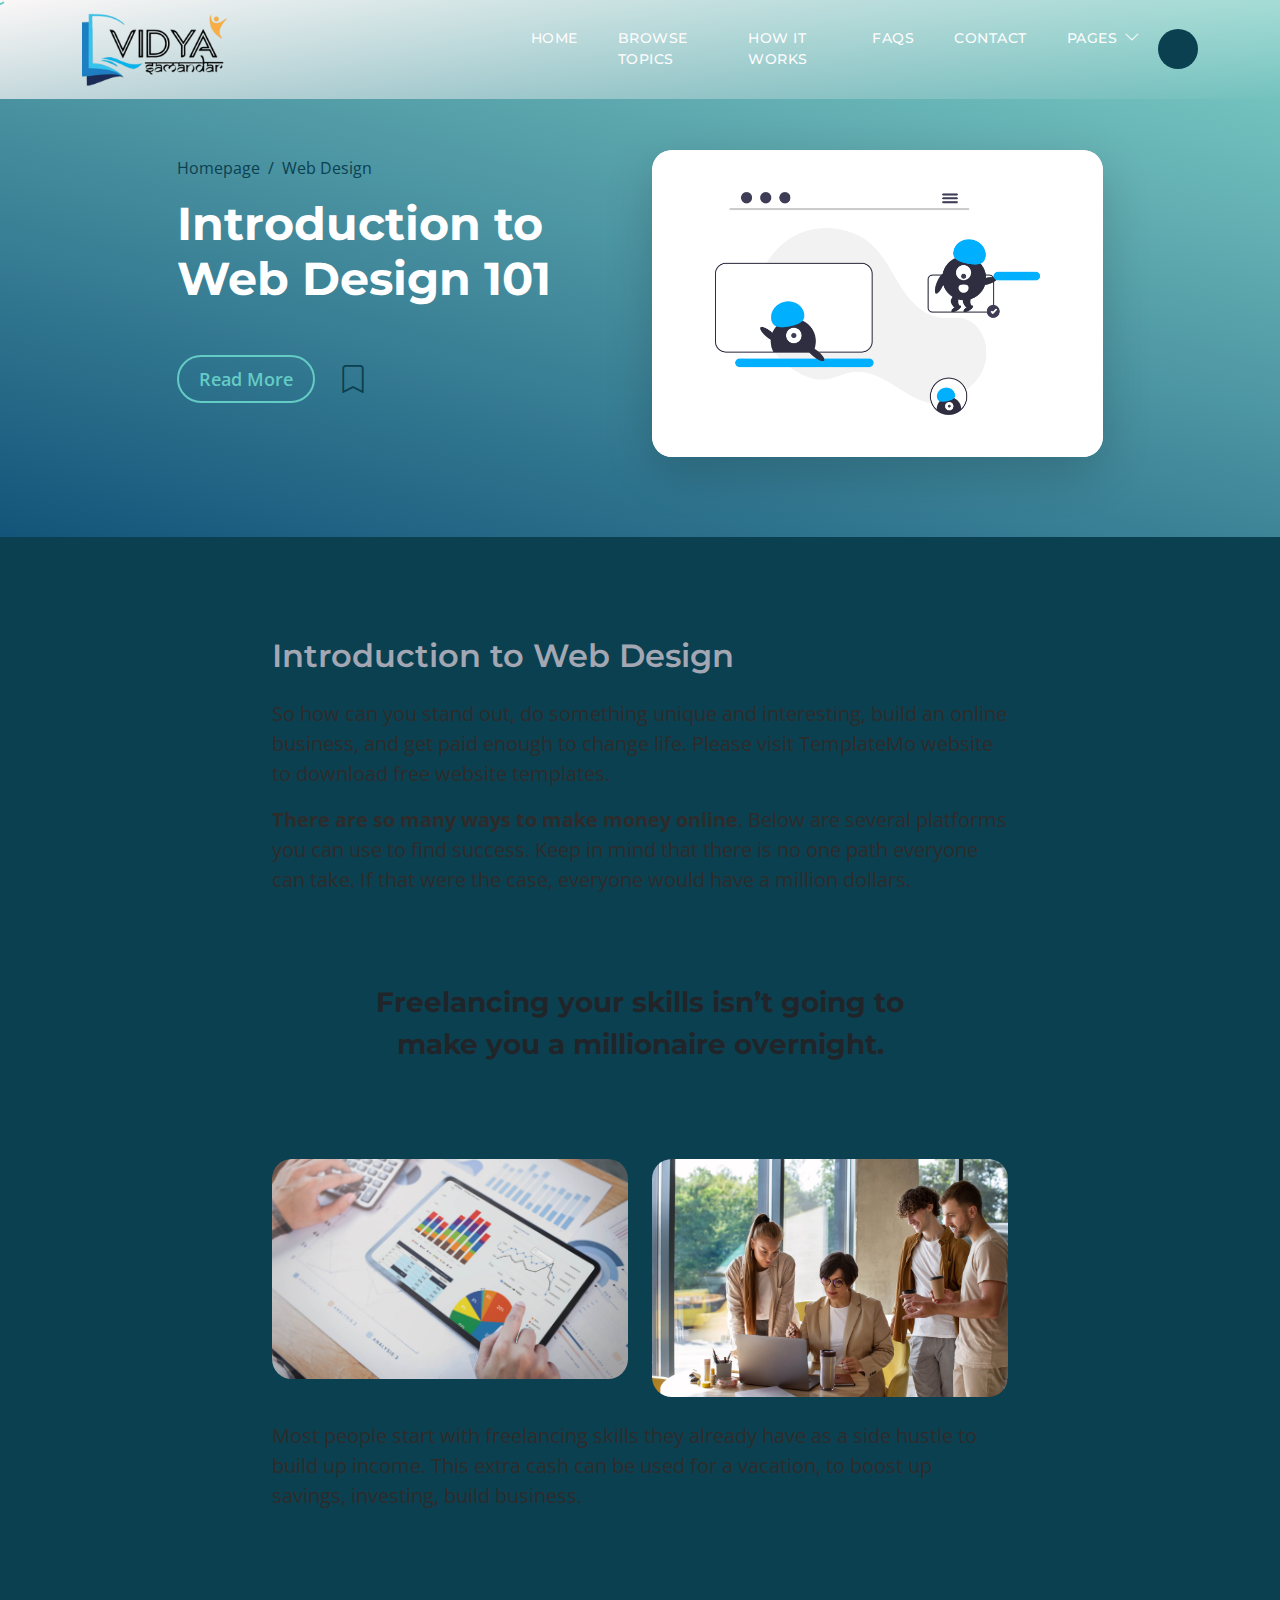
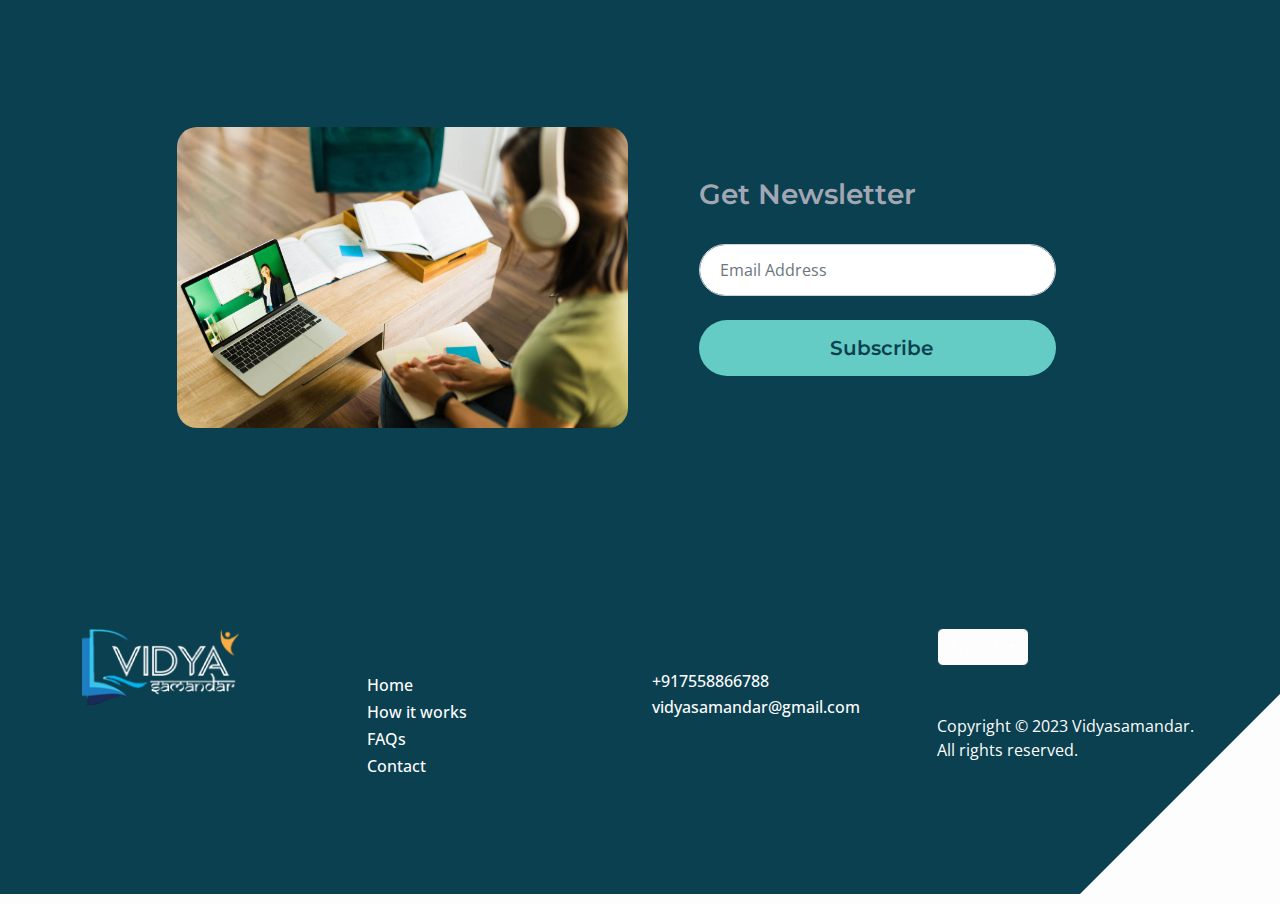
<file: topics-detail.html>
<!doctype html>
<html lang="en">
    <head>
        <meta charset="utf-8">
        <meta name="viewport" content="width=device-width, initial-scale=1">

        <meta name="description" content="Vidyasamandar Educational Services & Consultancy: Fostering Knowledge and Expertise for Excellence.">
        <meta name="author" content="">
        <meta name="keywords" content="education consultancy,m.ed,b.ed,ignou,llb,ba,mam.com,msc,bsc,pg,post grduate,guidance,degree,university,online class,distance,psc,mba,educational guidance,career counseling,college admissions consulting,study abroad advisory,academic coaching,student success services, development,educational planning,academic support,test preparation,admission,giudance,school placement,educational assessment,learning solutions,higher education consulting,education strategy,academic advising,skill development,career planning,educational coaching">
       
        <meta itemprop="name" content="Vidyasamandar"/> 
        <meta itemprop="description" content="Vidyasamandar Educational Services & Consultancy: Fostering Knowledge and Expertise for Excellence."/> 
        <meta itemprop="image" content="https://vidyasamandar.com/images/topics/vidya_cover.jpg"> 
       
        <meta name="og:title" content="Vidyasamandar"/> 
        <meta name="og:description" content="Vidyasamandar Educational Services & Consultancy: Fostering Knowledge and Expertise for Excellence."/> 
        <meta name="og:image" content="https://vidyasamandar.com/images/topics/vidya_cover.jpg"> 
        <meta name="og:url" content="https://vidyasamandar.com/"> 
        <meta name="og:sitename" content="Vidyasamandar"> 
        <meta name="og:type" content="website"> 

        <meta name="twitter:title" content="Vidyasamandar"/> 
        <meta name="twitter:image" content="https://vidyasamandar.com/images/topics/vidya_cover.jpg"> 
        <meta name="twitter:url" content="vidyasamandar.com"> 
        <meta name="twitter:card" content="summary_large_card"> 
             
        <title>Vidyasamandar</title>
        <link rel="icon" href="images/topics/logo_square.png" type="image/png"/>
        <link rel="icon" href="images/topics/logo2_32.png" sizes="32x32"/>
        <link rel="icon" href="images/topics/logo2_16.png" sizes="16x16"/>
        <link rel="apple-touch-icon" href="images/topics/logo_no_bg.png"/>
        <link rel="canonical" href="https://vidyasamandar.com/">

        <!-- CSS FILES -->        
        <link rel="preconnect" href="https://fonts.googleapis.com">
        
        <link rel="preconnect" href="https://fonts.gstatic.com" crossorigin>

        <link href="https://fonts.googleapis.com/css2?family=Montserrat:wght@500;600;700&family=Open+Sans&display=swap" rel="stylesheet">
                        
        <link href="css/bootstrap.min.css" rel="stylesheet">

        <link href="css/bootstrap-icons.css" rel="stylesheet">

        <link href="css/templatemo-topic-listing.css" rel="stylesheet">      
<!--

TemplateMo 590 topic listing

https://templatemo.com/tm-590-topic-listing

-->
    </head>
    
    <body id="top">
        <div id="cursor-dot"></div>
        <main>

            <nav class="navbar navbar-expand-lg">
                <div class="container">
                    <a class="navbar-brand" href="index">
                        <img class="logo" src="images/topics/logo_no_bg.png"/>
                    </a>

                    <div class="d-lg-none ms-auto me-4">
                        <a href="#top" class="navbar-icon bi-person smoothscroll"></a>
                    </div>
    
                    <button class="navbar-toggler" type="button" data-bs-toggle="collapse" data-bs-target="#navbarNav" aria-controls="navbarNav" aria-expanded="false" aria-label="Toggle navigation">
                        <span class="navbar-toggler-icon"></span>
                    </button>
    
                    <div class="collapse navbar-collapse" id="navbarNav">
                        <ul class="navbar-nav ms-lg-5 me-lg-auto">
                            <li class="nav-item">
                                <a class="nav-link click-scroll" href="index#section_1">Home</a>
                            </li>

                            <li class="nav-item">
                                <a class="nav-link click-scroll" href="index#section_2">Browse Topics</a>
                            </li>
    
                            <li class="nav-item">
                                <a class="nav-link click-scroll" href="index#section_3">How it works</a>
                            </li>

                            <li class="nav-item">
                                <a class="nav-link click-scroll" href="index#section_4">FAQs</a>
                            </li>
    
                            <li class="nav-item">
                                <a class="nav-link click-scroll" href="index#section_5">Contact</a>
                            </li>

                            <li class="nav-item dropdown">
                                <a class="nav-link dropdown-toggle" href="#section_5" id="navbarLightDropdownMenuLink" role="button" data-bs-toggle="dropdown" aria-expanded="false">Pages</a>

                                <ul class="dropdown-menu dropdown-menu-light" aria-labelledby="navbarLightDropdownMenuLink">
                                    <li><a class="dropdown-item" href="topics-listing">Topics Listing</a></li>

                                    <li><a class="dropdown-item" href="contact">Contact Form</a></li>
                                </ul>
                            </li>
                        </ul>

                        <div class="d-none d-lg-block">
                            <a href="#top" class="navbar-icon bi-person smoothscroll"></a>
                        </div>
                    </div>
                </div>
            </nav>
            

            <header class="site-header d-flex flex-column justify-content-center align-items-center">
                <div class="container">
                    <div class="row justify-content-center align-items-center">

                        <div class="col-lg-5 col-12 mb-5">
                            <nav aria-label="breadcrumb">
                                <ol class="breadcrumb">
                                    <li class="breadcrumb-item"><a href="index">Homepage</a></li>

                                    <li class="breadcrumb-item active" aria-current="page">Web Design</li>
                                </ol>
                            </nav>

                            <h2 class="text-white">Introduction to <br> Web Design 101</h2>

                            <div class="d-flex align-items-center mt-5">
                                <a href="#topics-detail" class="btn custom-btn custom-border-btn smoothscroll me-4">Read More</a>

                                <a href="#top" class="custom-icon bi-bookmark smoothscroll"></a>
                            </div>
                        </div>

                        <div class="col-lg-5 col-12">
                            <div class="topics-detail-block bg-white shadow-lg">
                                <img src="images/topics/undraw_Remote_design_team_re_urdx.png" class="topics-detail-block-image img-fluid">
                            </div>
                        </div>

                    </div>
                </div>
            </header>


            <section class="topics-detail-section section-padding" id="topics-detail">
                <div class="container">
                    <div class="row">

                        <div class="col-lg-8 col-12 m-auto">
                            <h3 class="mb-4">Introduction to Web Design</h3>

                            <p>So how can you stand out, do something unique and interesting, build an online business, and get paid enough to change life. Please visit TemplateMo website to download free website templates.</p>

                            <p><strong>There are so many ways to make money online</strong>. Below are several platforms you can use to find success. Keep in mind that there is no one path everyone can take. If that were the case, everyone would have a million dollars.</p>

                            <blockquote>
                                Freelancing your skills isn’t going to make you a millionaire overnight.
                            </blockquote>

                            <div class="row my-4">
                                <div class="col-lg-6 col-md-6 col-12">
                                    <img src="images/businesswoman-using-tablet-analysis.jpg" class="topics-detail-block-image img-fluid">
                                </div>

                                <div class="col-lg-6 col-md-6 col-12 mt-4 mt-lg-0 mt-md-0">
                                    <img src="images/colleagues-working-cozy-office-medium-shot.jpg" class="topics-detail-block-image img-fluid">
                                </div>
                            </div>

                            <p>Most people start with freelancing skills they already have as a side hustle to build up income. This extra cash can be used for a vacation, to boost up savings, investing, build business.</p>
                        </div>

                    </div>
                </div>
            </section>


            <section class="section-padding section-bg">
                <div class="container">
                    <div class="row justify-content-center">

                        <div class="col-lg-5 col-12">
                            <img src="images/rear-view-young-college-student.jpg" class="newsletter-image img-fluid" alt="">
                        </div>

                        <div class="col-lg-5 col-12 subscribe-form-wrap d-flex justify-content-center align-items-center">
                            <form class="custom-form subscribe-form" action="#" method="post" role="form">
                                <h4 class="mb-4 pb-2">Get Newsletter</h4>

                                <input type="email" name="subscribe-email" id="subscribe-email" pattern="[^ @]*@[^ @]*" class="form-control" placeholder="Email Address" required="">

                                <div class="col-lg-12 col-12">
                                    <button type="submit" class="form-control">Subscribe</button>
                                </div>
                            </form>
                        </div>

                    </div>
                </div>
            </section>
        </main>
		
        <footer class="site-footer section-padding">
            <div class="container">
                <div class="row">

                    <div class="col-lg-3 col-12 mb-4 pb-2">
                        <a class="navbar-brand mb-2" href="index">
                            <img class="logo-60" src="images/topics/logo_no_bg_wh.png"/>
                        </a>
                    </div>

                    <div class="col-lg-3 col-md-4 col-6">
                        <h6 class="site-footer-title mb-3">Resources</h6>

                        <ul class="site-footer-links">
                            <li class="site-footer-link-item">
                                <a href="/index" class="site-footer-link">Home</a>
                            </li>

                            <li class="site-footer-link-item">
                                <a href="#" class="site-footer-link">How it works</a>
                            </li>

                            <li class="site-footer-link-item">
                                <a href="" class="site-footer-link">FAQs</a>
                            </li>

                            <li class="site-footer-link-item">
                                <a href="#" class="site-footer-link">Contact</a>
                            </li>
                        </ul>
                    </div>

                    <div class="col-lg-3 col-md-4 col-6 mb-4 mb-lg-0">
                        <h6 class="site-footer-title mb-3">Information</h6>

                        <p class="text-white d-flex mb-1">
                            <a href="tel: +917558866788" class="site-footer-link">
                                +917558866788
                            </a>
                        </p>

                        <p class="text-white d-flex">
                            <a href="mailto:vidyasamandar@gmail.com" class="site-footer-link">
                                vidyasamandar@gmail.com
                            </a>
                        </p>
                    </div>

                    <div class="col-lg-3 col-md-4 col-12 mt-4 mt-lg-0 ms-auto">
                        <div class="dropdown">
                            <button class="btn btn-secondary dropdown-toggle" type="button" data-bs-toggle="dropdown" aria-expanded="false">
                            English</button>

                            <ul class="dropdown-menu">
                                <li><button class="dropdown-item" type="button">Thai</button></li>

                                <li><button class="dropdown-item" type="button">Myanmar</button></li>

                                <li><button class="dropdown-item" type="button">Arabic</button></li>
                            </ul>
                        </div>

                        <p class="copyright-text mt-lg-5 mt-4">Copyright © 2023 Vidyasamandar. All rights reserved.

                    </div>

                </div>
            </div>
        </footer>

        <!-- JAVASCRIPT FILES -->
        <script src="js/jquery.min.js"></script>
        <script src="js/bootstrap.bundle.min.js"></script>
        <script src="js/jquery.sticky.js"></script>
        <script src="js/custom.js"></script>

    </body>
</html>
</file>
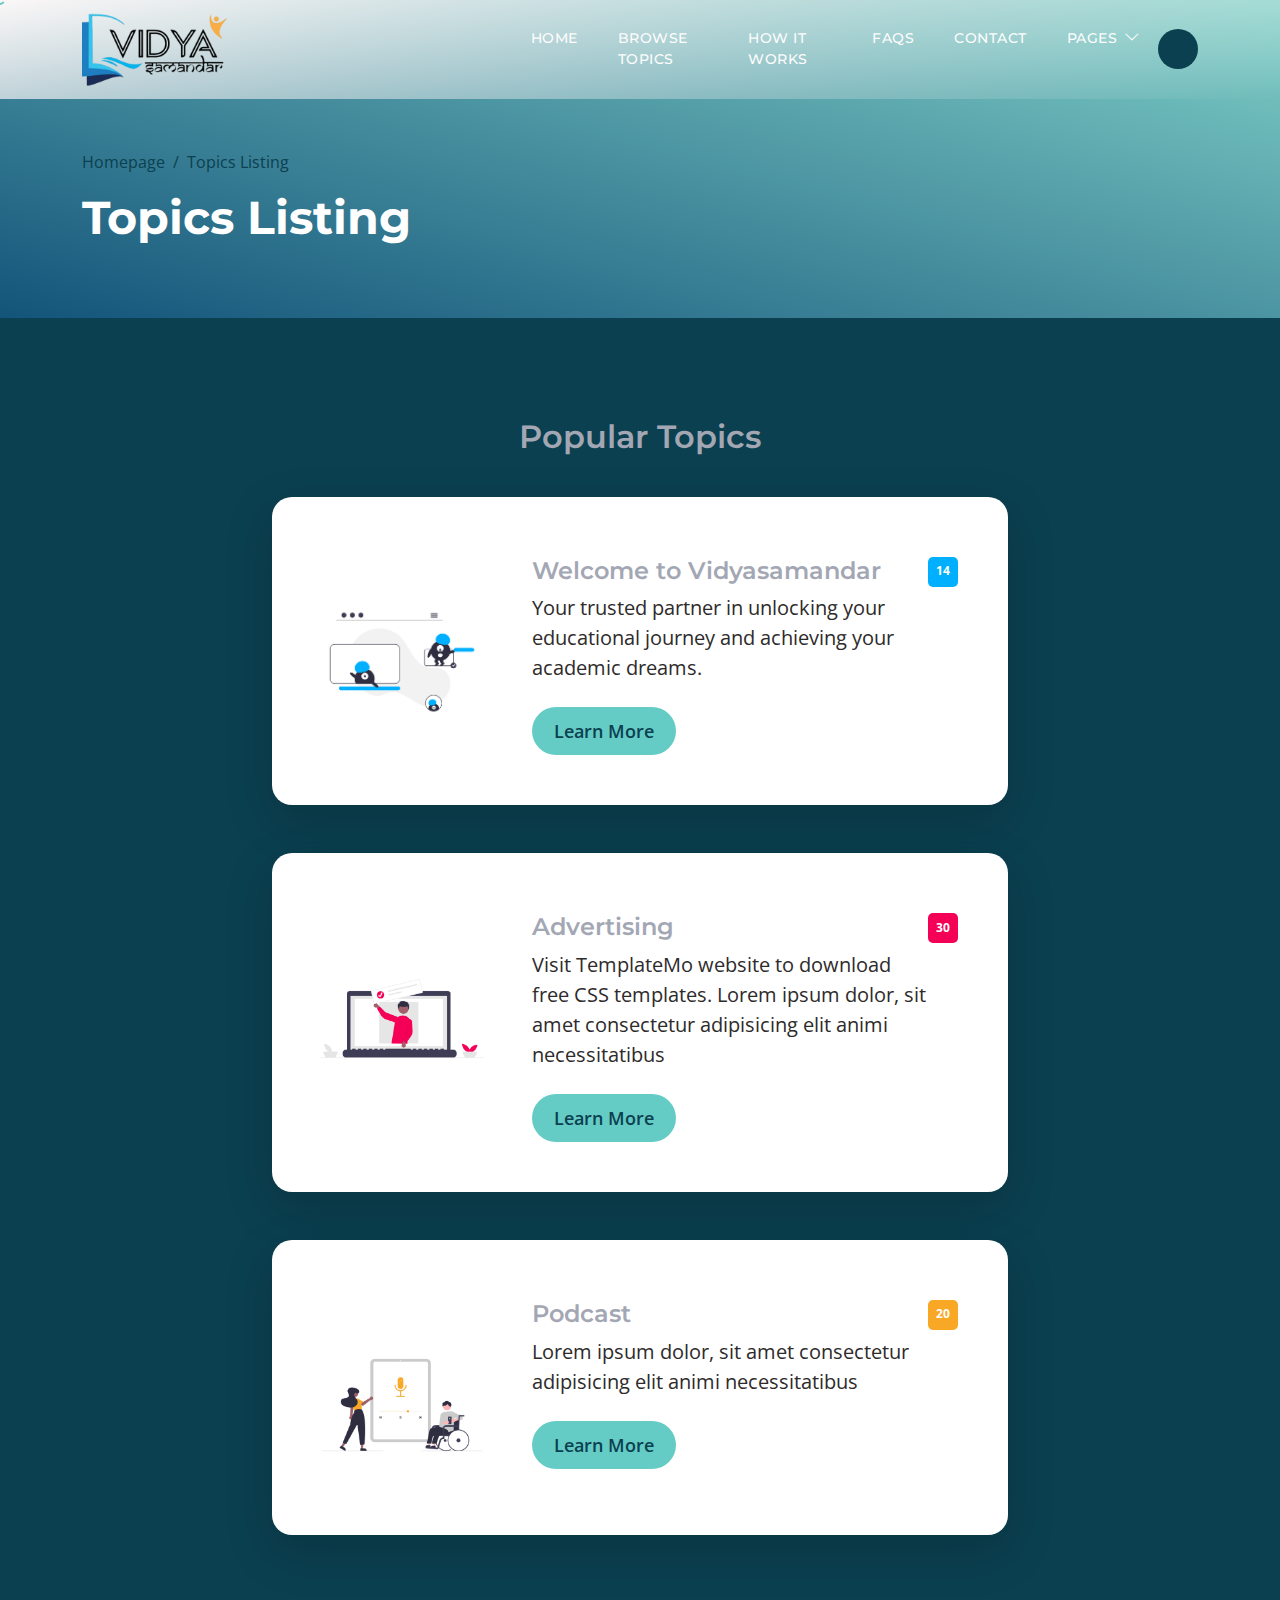
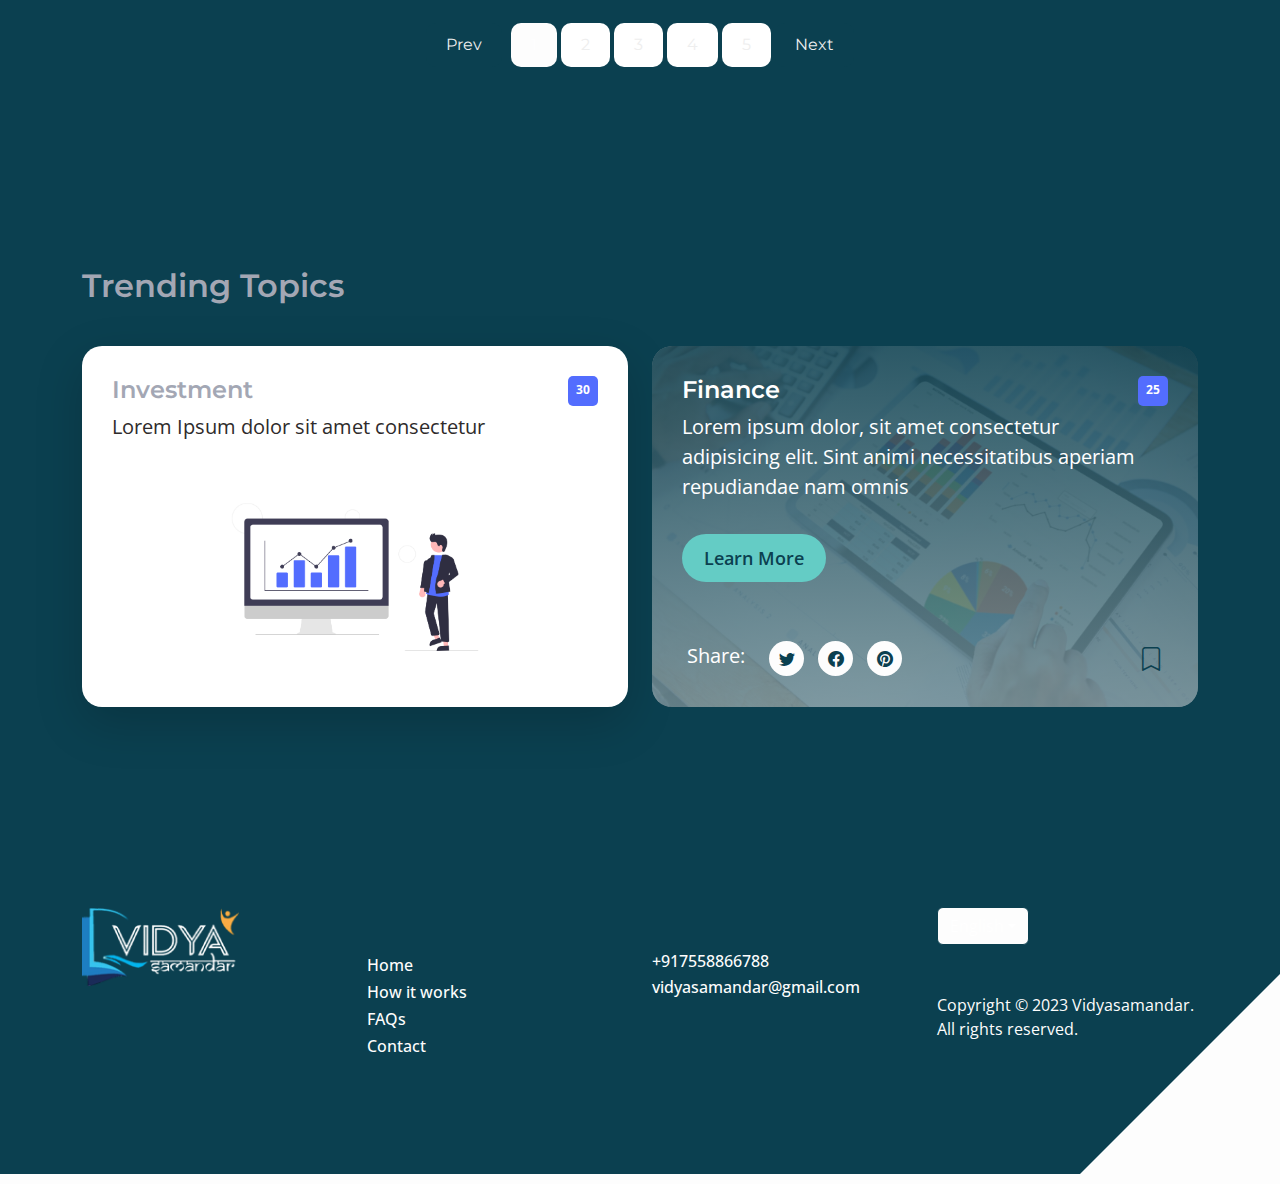
<file: topics-listing.html>
<!doctype html>
<html lang="en">
    <head>
        <meta charset="utf-8">
        <meta name="viewport" content="width=device-width, initial-scale=1">

        <meta name="description" content="Vidyasamandar Educational Services & Consultancy: Fostering Knowledge and Expertise for Excellence.">
        <meta name="author" content="">
        <meta name="keywords" content="education consultancy,m.ed,b.ed,ignou,llb,ba,mam.com,msc,bsc,pg,post grduate,guidance,degree,university,online class,distance,psc,mba,educational guidance,career counseling,college admissions consulting,study abroad advisory,academic coaching,student success services, development,educational planning,academic support,test preparation,admission,giudance,school placement,educational assessment,learning solutions,higher education consulting,education strategy,academic advising,skill development,career planning,educational coaching">
       
        <meta itemprop="name" content="Vidyasamandar"/> 
        <meta itemprop="description" content="Vidyasamandar Educational Services & Consultancy: Fostering Knowledge and Expertise for Excellence."/> 
        <meta itemprop="image" content="https://vidyasamandar.com/images/topics/vidya_cover.jpg"> 
       
        <meta name="og:title" content="Vidyasamandar"/> 
        <meta name="og:description" content="Vidyasamandar Educational Services & Consultancy: Fostering Knowledge and Expertise for Excellence."/> 
        <meta name="og:image" content="https://vidyasamandar.com/images/topics/vidya_cover.jpg"> 
        <meta name="og:url" content="https://vidyasamandar.com/"> 
        <meta name="og:sitename" content="Vidyasamandar"> 
        <meta name="og:type" content="website"> 

        <meta name="twitter:title" content="Vidyasamandar"/> 
        <meta name="twitter:image" content="https://vidyasamandar.com/images/topics/vidya_cover.jpg"> 
        <meta name="twitter:url" content="vidyasamandar.com"> 
        <meta name="twitter:card" content="summary_large_card"> 
             
        <title>Vidyasamandar</title>
        <link rel="icon" href="images/topics/logo_square.png" type="image/png"/>
        <link rel="icon" href="images/topics/logo2_32.png" sizes="32x32"/>
        <link rel="icon" href="images/topics/logo2_16.png" sizes="16x16"/>
        <link rel="apple-touch-icon" href="images/topics/logo_no_bg.png"/>
        <link rel="canonical" href="https://vidyasamandar.com/">

        <!-- CSS FILES -->        
        <link rel="preconnect" href="https://fonts.googleapis.com">
        
        <link rel="preconnect" href="https://fonts.gstatic.com" crossorigin>

        <link href="https://fonts.googleapis.com/css2?family=Montserrat:wght@500;600;700&family=Open+Sans&display=swap" rel="stylesheet">
                        
        <link href="css/bootstrap.min.css" rel="stylesheet">

        <link href="css/bootstrap-icons.css" rel="stylesheet">

        <link href="css/templatemo-topic-listing.css" rel="stylesheet">      
<!--

TemplateMo 590 topic listing

https://templatemo.com/tm-590-topic-listing

-->
    </head>
    
    <body class="topics-listing-page" id="top">
        <div id="cursor-dot"></div>
        <main>

            <nav class="navbar navbar-expand-lg">
                <div class="container">
                    <a class="navbar-brand" href="index">
                        <img class="logo" src="images/topics/logo_no_bg.png"/>
                    </a>

                    <div class="d-lg-none ms-auto me-4">
                        <a href="#top" class="navbar-icon bi-person smoothscroll"></a>
                    </div>
    
                    <button class="navbar-toggler" type="button" data-bs-toggle="collapse" data-bs-target="#navbarNav" aria-controls="navbarNav" aria-expanded="false" aria-label="Toggle navigation">
                        <span class="navbar-toggler-icon"></span>
                    </button>
    
                    <div class="collapse navbar-collapse" id="navbarNav">
                        <ul class="navbar-nav ms-lg-5 me-lg-auto">
                            <li class="nav-item">
                                <a class="nav-link click-scroll" href="index#section_1">Home</a>
                            </li>

                            <li class="nav-item">
                                <a class="nav-link click-scroll" href="index#section_2">Browse Topics</a>
                            </li>
    
                            <li class="nav-item">
                                <a class="nav-link click-scroll" href="index#section_3">How it works</a>
                            </li>

                            <li class="nav-item">
                                <a class="nav-link click-scroll" href="index#section_4">FAQs</a>
                            </li>
    
                            <li class="nav-item">
                                <a class="nav-link click-scroll" href="index#section_5">Contact</a>
                            </li>

                            <li class="nav-item dropdown">
                                <a class="nav-link dropdown-toggle" href="#section_5" id="navbarLightDropdownMenuLink" role="button" data-bs-toggle="dropdown" aria-expanded="false">Pages</a>

                                <ul class="dropdown-menu dropdown-menu-light" aria-labelledby="navbarLightDropdownMenuLink">
                                    <li><a class="dropdown-item active" href="topics-listing">Topics Listing</a></li>

                                    <li><a class="dropdown-item" href="contact">Contact Form</a></li>
                                </ul>
                            </li>
                        </ul>

                        <div class="d-none d-lg-block">
                            <a href="#top" class="navbar-icon bi-person smoothscroll"></a>
                        </div>
                    </div>
                </div>
            </nav>


            <header class="site-header d-flex flex-column justify-content-center align-items-center">
                <div class="container">
                    <div class="row align-items-center">

                        <div class="col-lg-5 col-12">
                            <nav aria-label="breadcrumb">
                                <ol class="breadcrumb">
                                    <li class="breadcrumb-item"><a href="index">Homepage</a></li>

                                    <li class="breadcrumb-item active" aria-current="page">Topics Listing</li>
                                </ol>
                            </nav>

                            <h2 class="text-white">Topics Listing</h2>
                        </div>

                    </div>
                </div>
            </header>


            <section class="section-padding">
                <div class="container">
                    <div class="row">

                        <div class="col-lg-12 col-12 text-center">
                            <h3 class="mb-4">Popular Topics</h3>
                        </div>

                        <div class="col-lg-8 col-12 mt-3 mx-auto">
                            <div class="custom-block custom-block-topics-listing bg-white shadow-lg mb-5">
                                <div class="d-flex">
                                    <img src="images/topics/undraw_Remote_design_team_re_urdx.png" class="custom-block-image img-fluid" alt="">

                                    <div class="custom-block-topics-listing-info d-flex">
                                        <div>
                                            <h5 class="mb-2">Welcome to Vidyasamandar</h5>

                                            <p class="mb-0">Your trusted partner in unlocking your educational journey and achieving your academic dreams.</p>

                                            <a href="topics-detail" class="btn custom-btn mt-3 mt-lg-4">Learn More</a>
                                        </div>

                                        <span class="badge bg-design rounded-pill ms-auto">14</span>
                                    </div>
                                </div>
                            </div>

                            <div class="custom-block custom-block-topics-listing bg-white shadow-lg mb-5">
                                <div class="d-flex">
                                    <img src="images/topics/undraw_online_ad_re_ol62.png" class="custom-block-image img-fluid" alt="">

                                    <div class="custom-block-topics-listing-info d-flex">
                                        <div>
                                            <h5 class="mb-2">Advertising</h5>

                                            <p class="mb-0">Visit TemplateMo website to download free CSS templates. Lorem ipsum dolor, sit amet consectetur adipisicing elit animi necessitatibus</p>

                                            <a href="topics-detail" class="btn custom-btn mt-3 mt-lg-4">Learn More</a>
                                        </div>

                                        <span class="badge bg-advertising rounded-pill ms-auto">30</span>
                                    </div>
                                </div>
                            </div>

                            <div class="custom-block custom-block-topics-listing bg-white shadow-lg mb-5">
                                <div class="d-flex">
                                    <img src="images/topics/undraw_Podcast_audience_re_4i5q.png" class="custom-block-image img-fluid" alt="">

                                    <div class="custom-block-topics-listing-info d-flex">
                                        <div>
                                            <h5 class="mb-2">Podcast</h5>

                                            <p class="mb-0">Lorem ipsum dolor, sit amet consectetur adipisicing elit animi necessitatibus</p>

                                            <a href="topics-detail" class="btn custom-btn mt-3 mt-lg-4">Learn More</a>
                                        </div>

                                        <span class="badge bg-music rounded-pill ms-auto">20</span>
                                    </div>
                                </div>
                            </div>
                        </div>

                        <div class="col-lg-12 col-12">
                            <nav aria-label="Page navigation example">
                                <ul class="pagination justify-content-center mb-0">
                                    <li class="page-item">
                                        <a class="page-link" href="#" aria-label="Previous">
                                            <span aria-hidden="true">Prev</span>
                                        </a>
                                    </li>

                                    <li class="page-item active" aria-current="page">
                                        <a class="page-link" href="#">1</a>
                                    </li>
                                    
                                    <li class="page-item">
                                        <a class="page-link" href="#">2</a>
                                    </li>
                                    
                                    <li class="page-item">
                                        <a class="page-link" href="#">3</a>
                                    </li>

                                    <li class="page-item">
                                        <a class="page-link" href="#">4</a>
                                    </li>

                                    <li class="page-item">
                                        <a class="page-link" href="#">5</a>
                                    </li>
                                    
                                    <li class="page-item">
                                        <a class="page-link" href="#" aria-label="Next">
                                            <span aria-hidden="true">Next</span>
                                        </a>
                                    </li>
                                </ul>
                            </nav>
                        </div>

                    </div>
                </div>
            </section>


            <section class="section-padding section-bg">
                <div class="container">
                    <div class="row">

                        <div class="col-lg-12 col-12">
                            <h3 class="mb-4">Trending Topics</h3>
                        </div>

                        <div class="col-lg-6 col-md-6 col-12 mt-3 mb-4 mb-lg-0">
                            <div class="custom-block bg-white shadow-lg">
                                <a href="topics-detail">
                                    <div class="d-flex">
                                        <div>
                                            <h5 class="mb-2">Investment</h5>

                                            <p class="mb-0">Lorem Ipsum dolor sit amet consectetur</p>
                                        </div>

                                        <span class="badge bg-finance rounded-pill ms-auto">30</span>
                                    </div>

                                    <img src="images/topics/undraw_Finance_re_gnv2.png" class="custom-block-image img-fluid" alt="">
                                </a>
                            </div>
                        </div>

                        <div class="col-lg-6 col-md-6 col-12 mt-lg-3">
                            <div class="custom-block custom-block-overlay">
                                <div class="d-flex flex-column h-100">
                                    <img src="images/businesswoman-using-tablet-analysis.jpg" class="custom-block-image img-fluid" alt="">

                                    <div class="custom-block-overlay-text d-flex">
                                        <div>
                                            <h5 class="text-white mb-2">Finance</h5>

                                            <p class="text-white">Lorem ipsum dolor, sit amet consectetur adipisicing elit. Sint animi necessitatibus aperiam repudiandae nam omnis</p>

                                            <a href="topics-detail" class="btn custom-btn mt-2 mt-lg-3">Learn More</a>
                                        </div>

                                        <span class="badge bg-finance rounded-pill ms-auto">25</span>
                                    </div>

                                    <div class="social-share d-flex">
                                        <p class="text-white me-4">Share:</p>

                                        <ul class="social-icon">
                                            <li class="social-icon-item">
                                                <a href="#" class="social-icon-link bi-twitter"></a>
                                            </li>

                                            <li class="social-icon-item">
                                                <a href="#" class="social-icon-link bi-facebook"></a>
                                            </li>

                                            <li class="social-icon-item">
                                                <a href="#" class="social-icon-link bi-pinterest"></a>
                                            </li>
                                        </ul>

                                        <a href="#" class="custom-icon bi-bookmark ms-auto"></a>
                                    </div>

                                    <div class="section-overlay"></div>
                                </div>
                            </div>
                        </div>

                    </div>
                </div>
            </section>
        </main>

		<footer class="site-footer section-padding">
            <div class="container">
                <div class="row">

                    <div class="col-lg-3 col-12 mb-4 pb-2">
                        <a class="navbar-brand mb-2" href="index">
                            <img class="logo-60" src="images/topics/logo_no_bg_wh.png"/>
                        </a>
                    </div>

                    <div class="col-lg-3 col-md-4 col-6">
                        <h6 class="site-footer-title mb-3">Resources</h6>

                        <ul class="site-footer-links">
                            <li class="site-footer-link-item">
                                <a href="#" class="site-footer-link">Home</a>
                            </li>

                            <li class="site-footer-link-item">
                                <a href="#" class="site-footer-link">How it works</a>
                            </li>

                            <li class="site-footer-link-item">
                                <a href="#" class="site-footer-link">FAQs</a>
                            </li>

                            <li class="site-footer-link-item">
                                <a href="#" class="site-footer-link">Contact</a>
                            </li>
                        </ul>
                    </div>

                    <div class="col-lg-3 col-md-4 col-6 mb-4 mb-lg-0">
                        <h6 class="site-footer-title mb-3">Information</h6>

                        <p class="text-white d-flex mb-1">
                            <a href="tel: +917558866788" class="site-footer-link">
                                +917558866788
                            </a>
                        </p>

                        <p class="text-white d-flex">
                            <a href="mailto:vidyasamandar@gmail.com" class="site-footer-link">
                                vidyasamandar@gmail.com
                            </a>
                        </p>
                    </div>

                    <div class="col-lg-3 col-md-4 col-12 mt-4 mt-lg-0 ms-auto">
                        <div class="dropdown">
                            <button class="btn btn-secondary dropdown-toggle" type="button" data-bs-toggle="dropdown" aria-expanded="false">
                            English</button>

                            <ul class="dropdown-menu">
                                <li><button class="dropdown-item" type="button">Thai</button></li>

                                <li><button class="dropdown-item" type="button">Myanmar</button></li>

                                <li><button class="dropdown-item" type="button">Arabic</button></li>
                            </ul>
                        </div>

                        <p class="copyright-text mt-lg-5 mt-4">Copyright © 2023 Vidyasamandar. All rights reserved.
                        
                    </div>

                </div>
            </div>
        </footer>

        <!-- JAVASCRIPT FILES -->
        <script src="js/jquery.min.js"></script>
        <script src="js/bootstrap.bundle.min.js"></script>
        <script src="js/jquery.sticky.js"></script>
        <script src="js/custom.js"></script>

    </body>
</html>
</file>
<file: css/templatemo-topic-listing.css>
/*

TemplateMo 590 topic listing

https://templatemo.com/tm-590-topic-listing

*/

/*---------------------------------------
  CUSTOM PROPERTIES ( VARIABLES )             
-----------------------------------------*/
:root {
  --white-color:                  #0b4050;
  --primary-color:                #0b4050;
  --secondary-color:              #fdfdfd;
  --section-bg-color:             #0b4050;
  --custom-btn-bg-color:          #64CCC5;
  --custom-btn-bg-hover-color:    #0b4050;
  --dark-color:                   #a3a7b4;
  --light-color:                  #a3a7b4;
  --p-color:                      #EEEEEE;
  --p-color-dark:                 #2e2b2b;
  --border-color:                 #7fffd4;
  --link-hover-color:             #64CCC5;

  --body-font-family:             'Open Sans', sans-serif;
  --title-font-family:            'Montserrat', sans-serif;

  --h1-font-size:                 58px;
  --h2-font-size:                 46px;
  --h3-font-size:                 32px;
  --h4-font-size:                 28px;
  --h5-font-size:                 24px;
  --h6-font-size:                 22px;
  --p-font-size:                  20px;
  --menu-font-size:               14px;
  --btn-font-size:                18px;
  --copyright-font-size:          16px;

  --border-radius-large:          100px;
  --border-radius-medium:         20px;
  --border-radius-small:          10px;

  --font-weight-normal:           400;
  --font-weight-medium:           500;
  --font-weight-semibold:         600;
  --font-weight-bold:             700;
}

body {
  background-color: var(--white-color);
  font-family: var(--body-font-family); 
}
@keyframes rotate {
  from {
      transform: rotate(0deg);
  }
  to {
      transform: rotate(360deg);
  }
}

/*---------------------------------------
  TYPOGRAPHY               
-----------------------------------------*/

h2,
h3,
h4,
h5,
h6 {
  color: var(--dark-color);
}

h1,
h2,
h3,
h4,
h5,
h6 {
  font-family: var(--title-font-family); 
  font-weight: var(--font-weight-semibold);
}

h1 {
  font-size: var(--h1-font-size);
  font-weight: var(--font-weight-bold);
}

h2 {
  font-size: var(--h2-font-size);
  font-weight: var(--font-weight-bold);
}

h3 {
  font-size: var(--h3-font-size);
}

h4 {
  font-size: var(--h4-font-size);
}

h5 {
  font-size: var(--h5-font-size);
}

h6 {
  color: var(--primary-color);
  font-size: var(--h6-font-size);
}

p {
  color: var(--p-color-dark);
  font-size: var(--p-font-size);
  font-weight: var(--font-weight-normal);
}

ul li {
  color: var(--p-color);
  font-size: var(--p-font-size);
  font-weight: var(--font-weight-normal);
}

a, 
button {
  touch-action: manipulation;
  transition: all 0.3s;
}

a {
  display: inline-block;
  color: var(--primary-color);
  text-decoration: none;
}

a:hover {
  color: var(--link-hover-color);
}

b,
strong {
  font-weight: var(--font-weight-bold);
}


/*---------------------------------------
  SECTION               
-----------------------------------------*/
.section-padding {
  padding-top: 100px;
  padding-bottom: 100px;
}
.p_dark{
  color: var(--p-color) !important;
}
.section-bg {
  background-color: var(--section-bg-color);
}

.section-overlay {
  background-image: linear-gradient(180deg, var(--primary-color) 0%, var(--secondary-color) 240%);
  position: absolute;
  top: 0;
  left: 0;
  pointer-events: none;
  width: 100%;
  height: 100%;
  opacity: 0.85;
}

.section-overlay + .container {
  position: relative;
}

.tab-content {
  background-color: var(--white-color);
  border-radius: var(--border-radius-medium);
}

.nav-tabs {
  border-bottom: 1px solid #ecf3f2;
  margin-bottom: 40px;
  justify-content: center;
}



.nav-tabs .nav-link {
  border-radius: 0;
  border-top: 0;
  border-right: 0;
  border-left: 0;
  color: var(--p-color);
  font-family: var(--title-font-family);
  font-size: var(--btn-font-size);
  font-weight: var(--font-weight-medium);
  padding: 15px 25px;
  transition: all 0.3s;
}

.nav-tabs .nav-link:first-child {
  margin-right: 20px;
}

.nav-tabs .nav-item.show .nav-link, 
.nav-tabs .nav-link:hover {
  border-bottom-color: var(--secondary-color);
  color: var(--custom-btn-bg-color);
}
.nav-tabs .nav-link.active,
.nav-tabs .nav-link:focus {
  color: var(--primary-color);
}

.contact-section p, .copyright-text{
  color: var(--secondary-color)
}



/*---------------------------------------
  CUSTOM ICON COLOR               
-----------------------------------------*/
.custom-icon {
  color: var(--secondary-color);
}


/*---------------------------------------
  CUSTOM BUTTON               
-----------------------------------------*/
.custom-btn {
  background: var(--custom-btn-bg-color);
  border: 2px solid transparent;
  border-radius: var(--border-radius-large);
  color: var(--white-color);
  font-size: var(--btn-font-size);
  font-weight: var(--font-weight-semibold);
  line-height: normal;
  transition: all 0.3s;
  padding: 10px 20px;
}

.custom-btn:hover {
  background: var(--custom-btn-bg-hover-color);
  color: var(--white-color);
}

.custom-border-btn {
  background: transparent;
  border: 2px solid var(--custom-btn-bg-color);
  color: var(--custom-btn-bg-color);
}

.custom-border-btn:hover {
  background: var(--custom-btn-bg-color);
  border-color: transparent;
  color: var(--white-color);
}

.custom-btn-bg-white {
  border-color: var(--white-color);
  color: var(--white-color);
}


/*---------------------------------------
  SITE HEADER              
-----------------------------------------*/
.site-header {
  background-image: linear-gradient(15deg, #13547a 0%, #80d0c7 100%);
  padding-top: 150px;
  padding-bottom: 80px;
}

.site-header .container {
  height: 100%;
}

.breadcrumb-item+.breadcrumb-item::before,
.breadcrumb-item a:hover,
.breadcrumb-item.active {
  color: var(--white-color);
}

.site-header .custom-icon {
  color: var(--white-color);
  font-size: var(--h4-font-size);
}

.site-header .custom-icon:hover {
  color: var(--secondary-color);
}


/*---------------------------------------
  NAVIGATION              
-----------------------------------------*/
.sticky-wrapper {
  position: absolute;
  top: 0;
  right: 0;
  left: 0;
}

.sticky-wrapper.is-sticky .navbar {
  background-color: var(--secondary-color);
}

.sticky-wrapper .nav-link {
  color: var(--secondary-color) !important;
}

.sticky-wrapper.is-sticky .nav-link {
  color: var(--primary-color) !important;
}

.navbar {
  background: linear-gradient(170deg, #fbf7f7, transparent);;
  border-bottom: 0px solid rgba(128, 208, 199, 0.35);
  z-index: 9;
}

.navbar-brand,
.navbar-brand:hover {
  font-size: var(--h3-font-size);
  font-weight: var(--font-weight-bold);
  display: block;
}

.navbar-brand span {
  font-family: var(--title-font-family);
}

.navbar-expand-lg .navbar-nav .nav-link {
  border-radius: var(--border-radius-large);
  margin: 10px;
  padding: 10px;
}

.navbar-brand .logo{
  width: 40%;
  border-radius: 7px;
}

.navbar-brand .logo-60{
  width: 60%;
}
.navbar-nav .nav-link {
  display: inline-block;
  color: var(--white-color);
  font-family: var(--title-font-family); 
  font-size: var(--menu-font-size);
  font-weight: var(--font-weight-medium);
  text-transform: uppercase;
  letter-spacing: 0.5px;
  position: relative;
  padding-top: 15px;
  padding-bottom: 15px;
}
#cursor-dot {
  position: fixed;
  width: 10px;
  height: 10px;
  border: solid 2px var(--link-hover-color);
  border-radius: 50%;
  pointer-events: none;
  z-index: 999;
  border-style: dashed ;
  transform: translate(-50%, -50%);
  animation: rotate 600ms linear infinite; /* Rotate continuously */
}
.navbar-nav .nav-link.active, 
.navbar-nav .nav-link:hover {
  color: var(--link-hover-color) !important;
}

.navbar .dropdown-menu {
  background: var(--white-color);
  box-shadow: 0 1rem 3rem rgba(0,0,0,.175);
  border: 0;
  display: inherit;
  opacity: 0;
  min-width: 9rem;
  margin-top: 20px;
  padding: 13px 0 10px 0;
  transition: all 0.3s;
  pointer-events: none;
}

.navbar .dropdown-menu::before {
  content: "";
  width: 0;
  height: 0;
  border-left: 20px solid transparent;
  border-right: 20px solid transparent;
  border-bottom: 15px solid var(--white-color);
  position: absolute;
  top: -10px;
  left: 10px;
}

.navbar .dropdown-item {
  display: inline-block;
  color: var(--p-bg-color);
  font-family: var(--title-font-family); 
  font-size: var(--menu-font-size);
  font-weight: var(--font-weight-medium);
  text-transform: uppercase;
  letter-spacing: 0.5px;
  position: relative;
}

.navbar .dropdown-item.active, 
.navbar .dropdown-item:active,
.navbar .dropdown-item:focus, 
.navbar .dropdown-item:hover {
  background: transparent;
  color: var(--link-hover-color);
}

.navbar .dropdown-toggle::after {
  content: "\f282";
  display: inline-block;
  font-family: bootstrap-icons !important;
  font-size: var(--copyright-font-size);
  font-style: normal;
  font-weight: normal !important;
  font-variant: normal;
  text-transform: none;
  line-height: 1;
  vertical-align: -.125em;
  -webkit-font-smoothing: antialiased;
  -moz-osx-font-smoothing: grayscale;
  position: relative;
  left: 2px;
  border: 0;
}

@media screen and (min-width: 992px) {
  .navbar .dropdown:hover .dropdown-menu {
    opacity: 1;
    margin-top: 0;
    pointer-events: auto;
  }
}

.navbar-icon {
  background: var(--white-color);
  border-radius: var(--border-radius-large);
  display: inline-block;
  font-size: var(--h5-font-size);
  width: 40px;
  height: 40px;
  line-height: 40px;
  text-align: center;
  transition: all 0.3s ease;
}

.navbar-icon:hover {
  background: var(--primary-color);
  color: var(--white-color);
}

.navbar-toggler {
  border: 0;
  padding: 0;
  cursor: pointer;
  margin: 0;
  width: 30px;
  height: 35px;
  outline: none;
}

.navbar-toggler:focus {
  outline: none;
  box-shadow: none;
}

.navbar-toggler[aria-expanded="true"] .navbar-toggler-icon {
  background: transparent;
}

.navbar-toggler[aria-expanded="true"] .navbar-toggler-icon:before,
.navbar-toggler[aria-expanded="true"] .navbar-toggler-icon:after {
  transition: top 300ms 50ms ease, -webkit-transform 300ms 350ms ease;
  transition: top 300ms 50ms ease, transform 300ms 350ms ease;
  transition: top 300ms 50ms ease, transform 300ms 350ms ease, -webkit-transform 300ms 350ms ease;
  top: 0;
}

.navbar-toggler[aria-expanded="true"] .navbar-toggler-icon:before {
  transform: rotate(45deg);
}

.navbar-toggler[aria-expanded="true"] .navbar-toggler-icon:after {
  transform: rotate(-45deg);
}

.navbar-toggler .navbar-toggler-icon {
  background: var(--white-color);
  transition: background 10ms 300ms ease;
  display: block;
  width: 30px;
  height: 2px;
  position: relative;
}

.navbar-toggler .navbar-toggler-icon:before,
.navbar-toggler .navbar-toggler-icon:after {
  transition: top 300ms 350ms ease, -webkit-transform 300ms 50ms ease;
  transition: top 300ms 350ms ease, transform 300ms 50ms ease;
  transition: top 300ms 350ms ease, transform 300ms 50ms ease, -webkit-transform 300ms 50ms ease;
  position: absolute;
  right: 0;
  left: 0;
  background: var(--white-color);
  width: 30px;
  height: 2px;
  content: '';
}

.navbar-toggler .navbar-toggler-icon::before {
  top: -8px;
}

.navbar-toggler .navbar-toggler-icon::after {
  top: 8px;
}


/*---------------------------------------
  HERO        
-----------------------------------------*/
.hero-section {
  background-image: linear-gradient(1deg, #13547a00 0%,var(--primary-color) 100%), url('/images/image_8632.jpg');
  background-size: cover;
  background-repeat: no-repeat;
  background-position-y: center; 
  position: relative;
  overflow: hidden;
  padding-top: 150px;
  padding-bottom: 150px;
  flex-direction: column;
  border-bottom-left-radius: 25px;
  border-bottom-right-radius: 25px;
}

.hero-section .input-group {
  background-color: var(--white-color);
  border-radius: var(--border-radius-large);
  padding: 10px 15px;
}

.hero-section .input-group-text {
  background-color: transparent;
  border: 0;
}

.hero-section input[type="search"] {
  border: 0;
  box-shadow: none;
  margin-bottom: 0;
  padding-left: 0;
}

.hero-section button[type="submit"] {
  background-color: var(--primary-color);
  border: 0;
  border-radius: var(--border-radius-large) !important;
  color: var(--white-color);
  max-width: 150px;
}


/*---------------------------------------
  TOPICS              
-----------------------------------------*/
.featured-section {
  border-radius: 0 0 100px 100px;
  padding-bottom: 100px;
}

.featured-section .row {
  position: inherit;
  bottom: 100px;
  margin-bottom: -100px;
}

.custom-block {
  border-radius: var(--border-radius-medium);
  position: relative;
  overflow: hidden;
  padding: 30px;
  transition: all 0.3s ease;
  height: 100%;
}

.custom-block:hover {
  background-color: var(--secondary-color);
  transform: translateY(-3px);
}

.custom-block > a {
  width: 100%;
}

.custom-block-image {
  display: block;
  width: 100%;
  height: 200px;
  object-fit: scale-down;
  margin-top: 35px;
}

.custom-block .rounded-pill {
  border-radius: 5px !important;
  display: flex;
  justify-content: center;
  text-align: center;
  width: 30px;
  height: 30px;
  line-height: 20px;
}

.custom-block-overlay {
  height: 100%;
  min-height: 350px;
  padding: 0;
}

.custom-block-overlay > a {
  height: 100%;
}

.custom-block-overlay .custom-block-image {
  border-radius: var(--border-radius-medium);
  display: block;
  height: 100%;
  margin-top: 0;
  object-fit: cover;
}

.custom-block-overlay-text {
  position: absolute;
  z-index: 2;
  top: 0;
  right: 0;
  left: 0;
  padding: 30px;
}

.social-share {
  position: absolute;
  bottom: 0;
  right: 0;
  left: 0;
  z-index: 2;
  padding: 20px 35px;
}

.social-share .bi-bookmark {
  color: var(--white-color);
  font-size: var(--h5-font-size);
}

.social-share .bi-bookmark:hover {
  color: var(--secondary-color);
}

.bg-design {
  background-color: #00B0FF;
}

.bg-graphic {
  background-color: #00BFA6;
}

.bg-advertising {
  background-color: #F50057;
}

.bg-finance {
  background-color: #536DFE;
}

.bg-music {
  background-color: #F9A826;
}

.bg-education {
  background-color: #00BFA6;
}


/*---------------------------------------
  TOPICS               
-----------------------------------------*/
.topics-detail-block {
  border-radius: var(--border-radius-medium);
  position: relative;
  overflow: hidden;
}

.topics-detail-block-image {
  display: block;
  border-radius: var(--border-radius-medium);
}

blockquote {
  background-color: var(--section-bg-color);
  border-radius: var(--border-radius-small);
  font-family: var(--title-font-family);
  font-size: var(--h4-font-size);
  font-weight: var(--font-weight-bold);
  display: inline-block;
  text-align: center;
  margin: 30px;
  padding: 40px;
}

.topics-listing-page .site-header {
  padding-bottom: 65px;
}

.custom-block-topics-listing-info {
  margin: 30px 20px 20px 30px;
}

.custom-block-topics-listing {
  height: inherit;
}

.custom-block-topics-listing .custom-block-image {
  width: 200px;
}


/*---------------------------------------
  PAGINATION              
-----------------------------------------*/
.pagination {
  margin-top: 40px;
}

.page-link {
  border: 0;
  border-radius: var(--border-radius-small);
  color: var(--p-color);
  font-family: var(--title-font-family);
  margin: 0 5px;
  padding: 10px 20px;
}

.page-link:hover,
.page-item:first-child .page-link:hover,
.page-item:last-child .page-link:hover {
  background-color: var(--secondary-color);
  color: var(--white-color);
}

.page-item:first-child .page-link {
  margin-right: 10px;
}

.page-item:first-child .page-link,
.page-item:last-child .page-link {
  background-color: var(--section-bg-color);
  border-radius: var(--border-radius-small);
}

.active>.page-link, .page-link.active {
  background-color: var(--secondary-color);
  border-color: var(--secondary-color);
}


/*---------------------------------------
  TIMELINE              
-----------------------------------------*/
.timeline-section {
  background-image: url('../images/colleagues-working-cozy-office-medium-shot.jpg');
  background-repeat: no-repeat;
  background-position: center;
  background-size: cover;
  position: relative;
}

.timeline-container .vertical-scrollable-timeline {
  list-style-type: none;
  position: relative;
  padding-left: 0;
}

.timeline-container .vertical-scrollable-timeline .list-progress {
  width: 8px;
  height: 87%;
  background-color: var(--primary-color);
  position: absolute;
  left: 52px;
  top: 0;
  overflow: hidden;
}

.timeline-container .vertical-scrollable-timeline .list-progress .inner {
  position: absolute;
  right: 0;
  bottom: 0;
  height: 100%;
  background-color: var(--secondary-color);
  width: 100%;
}

.timeline-container .vertical-scrollable-timeline li {
  position: relative;
  padding: 20px 0px 65px 145px;
}

.timeline-container .vertical-scrollable-timeline li:last-child {
  padding-bottom: 0;
}

.timeline-container .vertical-scrollable-timeline li p {
  line-height: 40px;
}

.timeline-container .vertical-scrollable-timeline li p:last-child {
  margin-bottom: 0;
}

.timeline-container .vertical-scrollable-timeline li .icon-holder {
  position: absolute;
  left: 0;
  top: 0;
  width: 104px;
  height: 104px;
  display: flex;
  justify-content: center;
  align-items: center;
  background-color: var(--secondary-color);
  border-radius: 50%;
  z-index: 1;
  transition: 0.4s all;
}

.timeline-container .vertical-scrollable-timeline li .icon-holder::before {
  content: "";
  width: 80px;
  height: 80px;
  border: 4px solid #fff;
  position: absolute;
  background-color: var(--secondary-color);
  border-radius: 50%;
  z-index: -1;
  transition: 0.4s all;
}

.timeline-container .vertical-scrollable-timeline li .icon-holder i {
  font-size: 25px;
  color: var(--custom-btn-bg-color);
}

.timeline-container .vertical-scrollable-timeline li::before {
  content: "";
  position: absolute;
  height: 100%;
  width: 8px;
  background-color: transparent;
  left: 52px;
  z-index: 0;
}

.timeline-container .vertical-scrollable-timeline li.active .icon-holder {
  background-color: var(--primary-color);
}

.timeline-container .vertical-scrollable-timeline li.active .icon-holder::before {
  background-color: var(--primary-color);
}


/*---------------------------------------
  FAQs              
-----------------------------------------*/
.faq-section .accordion-item {
  border: 0;
}

.faq-section .accordion-button {
  font-size: var(--h6-font-size);
  font-weight: var(--font-weight-semibold);
}

.faq-section .accordion-item:first-of-type .accordion-button {
  border-radius: var(--border-radius-large);
}

.faq-section .accordion-button:not(.collapsed) {
  border-radius: var(--border-radius-large);
  box-shadow: none;
  color: var(--primary-color);
}

.faq-section .accordion-body {
  /* color: var(--p-color); */
  font-size: var(--btn-font-size);
  line-height: 40px;
}

/*---------------------------------------
  NEWSLETTER               
-----------------------------------------*/
.newsletter-image {
  border-radius: var(--border-radius-medium);
}


/*---------------------------------------
  CONTACT               
-----------------------------------------*/
.google-map {
  border-radius: var(--border-radius-medium);
}

.contact-form .form-floating>textarea {
  border-radius: var(--border-radius-medium);
  height: 150px;
}


/*---------------------------------------
  SUBSCRIBE FORM               
-----------------------------------------*/
.subscribe-form-wrap {
  padding: 50px;
}

.subscribe-form {
  width: 95%;
}


/*---------------------------------------
  CUSTOM FORM               
-----------------------------------------*/
.custom-form .form-control {
  border-radius: var(--border-radius-large);
  color: var(--p-color);
  margin-bottom: 24px;
  padding-top: 13px;
  padding-bottom: 13px;
  padding-left: 20px;
  outline: none;
}

.form-floating>label {
  padding-left: 20px;
}

.custom-form button[type="submit"] {
  background: var(--custom-btn-bg-color);
  border: none;
  border-radius: var(--border-radius-large);
  color: var(--white-color);
  font-family: var(--title-font-family);
  font-size: var(--p-font-size);
  font-weight: var(--font-weight-semibold);
  transition: all 0.3s;
  margin-bottom: 0;
}

.custom-form button[type="submit"]:hover,
.custom-form button[type="submit"]:focus {
  background: var(--custom-btn-bg-hover-color);
  border: solid 1px;
  color: var(--border-color);
}


/*---------------------------------------
  SITE FOOTER              
-----------------------------------------*/
.site-footer {
  border-bottom: 10px solid var(--secondary-color);
  position: relative;
}

.site-footer::after {
  content: "";
  position: absolute;
  bottom: 0;
  right: 0;
  width: 0;
  height: 0;
  border-style: solid;
  border-width: 0 0 200px 200px;
  border-color: transparent transparent var(--secondary-color) transparent;
  pointer-events: none;
}

.site-footer-title {
  color: var(--primary-color); 
}

.site-footer .dropdown-menu {
  padding: 0;
}

.site-footer .dropdown-item {
  color: var(--p-color);
  font-size: var(--menu-font-size);
  font-weight: var(--font-weight-medium);
  padding: 4px 18px;
}

.site-footer .dropdown-item:hover {
  background-color: transparent;
  color: var(--link-hover-color);
}

.site-footer .dropdown-menu li:first-child .dropdown-item {
  padding-top: 10px;
}

.site-footer .dropdown-menu li:last-child .dropdown-item {
  padding-bottom: 12px;
}

.site-footer .dropdown-toggle {
  background-color: var(--secondary-color);
  border-color: var(--white-color);
}

.site-footer .dropdown-toggle:hover {
  background-color: var(--primary-color);
  border-color: transparent;
}

.site-footer-links {
  padding-left: 0;
}

.site-footer-link-item {
  display: block;
  list-style: none;
  line-height: normal;
}

.site-footer-link {
  color: var(--secondary-color);
  font-size: var(--copyright-font-size);
  font-weight: var(--font-weight-medium);
  line-height: normal;
}

.copyright-text {
  font-size: var(--copyright-font-size);
}


/*---------------------------------------
  SOCIAL ICON               
-----------------------------------------*/
.social-icon {
  margin: 0;
  padding: 0;
}

.social-icon-item {
  list-style: none;
  display: inline-block;
  vertical-align: top;
}

.social-icon-link {
  background: var(--secondary-color);
  border-radius: var(--border-radius-large);
  color: var(--white-color);
  font-size: var(--copyright-font-size);
  display: block;
  margin-right: 10px;
  text-align: center;
  width: 35px;
  height: 35px;
  line-height: 36px;
  transition: background 0.2s, color 0.2s;
}

.social-icon-link:hover {
  background: var(--primary-color);
  color: var(--white-color);
}


/*---------------------------------------
  RESPONSIVE STYLES               
-----------------------------------------*/
@media screen and (max-width: 991px) {
  h1 {
    font-size: 48px;
  }

  h2 {
    font-size: 36px;
  }

  h3 {
    font-size: 32px;
  }

  h4 {
    font-size: 28px;
  }

  h5 {
    font-size: 20px;
  }

  h6 {
    font-size: 18px;
  }
  .sticky-wrapper .nav-link{
    color: var(--custom-btn-bg-hover-color) !important;
  }
  .section-padding {
    padding-top: 50px;
    padding-bottom: 50px;
  }
  
  /* background: linear-gradient(170deg, #fbf7f7, transparent); */
  
  .navbar {
    background-color: var(--secondary-color);
  }

  .logo{
    width: 40%;
  }

  .navbar-nav .dropdown-menu {
    position: relative;
    left: 10px;
    opacity: 1;
    pointer-events: auto;
    max-width: 155px;
    margin-top: 10px;
    margin-bottom: 15px;
  }

  .navbar-expand-lg .navbar-nav {
    padding-bottom: 20px;
  }

  .navbar-expand-lg .navbar-nav .nav-link {
    padding: 0;
  }

  .nav-tabs .nav-link:first-child {
    margin-right: 5px;
  }

  .nav-tabs .nav-link {
    font-size: var(--copyright-font-size);
    padding: 10px;
  }

  .featured-section {
    border-radius: 0 0 80px 80px;
    padding-bottom: 50px;
  }

  .custom-block-topics-listing .custom-block-image {
    width: auto;
  }

  .custom-block-topics-listing > .d-flex,
  .custom-block-topics-listing-info,
  .custom-block-topics-listing a {
    flex-direction: column;
  }

  .timeline-container .vertical-scrollable-timeline .list-progress {
    height: 75%;
  }

  .timeline-container .vertical-scrollable-timeline li {
    padding-left: 135px;
  }

  .subscribe-form-wrap {
    padding-top: 30px;
    padding-bottom: 0;
  }
}

@media screen and (max-width: 480px) {
  h1 {
    font-size: 36px;
  }

  h2 {
    font-size: 28px;
  }

  h3 {
    font-size: 26px;
  }

  h4 {
    font-size: 22px;
  }

  h5 {
    font-size: 20px;
  }
}

@media screen and (max-width: 600px) {
  .site-footer .row{
    flex-direction: column;
  }
  .navbar>.container {
    flex-wrap: nowrap;
  }
  .timeline-container .vertical-scrollable-timeline li p {
    line-height: 25px;
  }
  .custom-block-overlay{
    height: 130%;
  }
  .featured-section{
    height: 900px !important;
  }
  .hero-section{
    background-image: linear-gradient(1deg, #13547a00 0%, #80d0c7 15%), url('/images/image_8632.jpg') !important;
  }
}
@media screen and (max-width: 990px){
  .hero-section{
      background-image: linear-gradient(1deg, #13547a00 0%, #80d0c7 42%), url('/images/image_8632.jpg');
      background-size: contain;
      background-position: bottom;
  }
}
@media screen and (max-width: 768px){
  .hero-section{
      background-image: linear-gradient(1deg, #13547a00 0%, #80d0c7 30%), url('/images/image_8632.jpg') ;
  }
}
@media screen and (min-width: 800px) {
  .featured-section{
    height: auto;
  }
}
</file>
